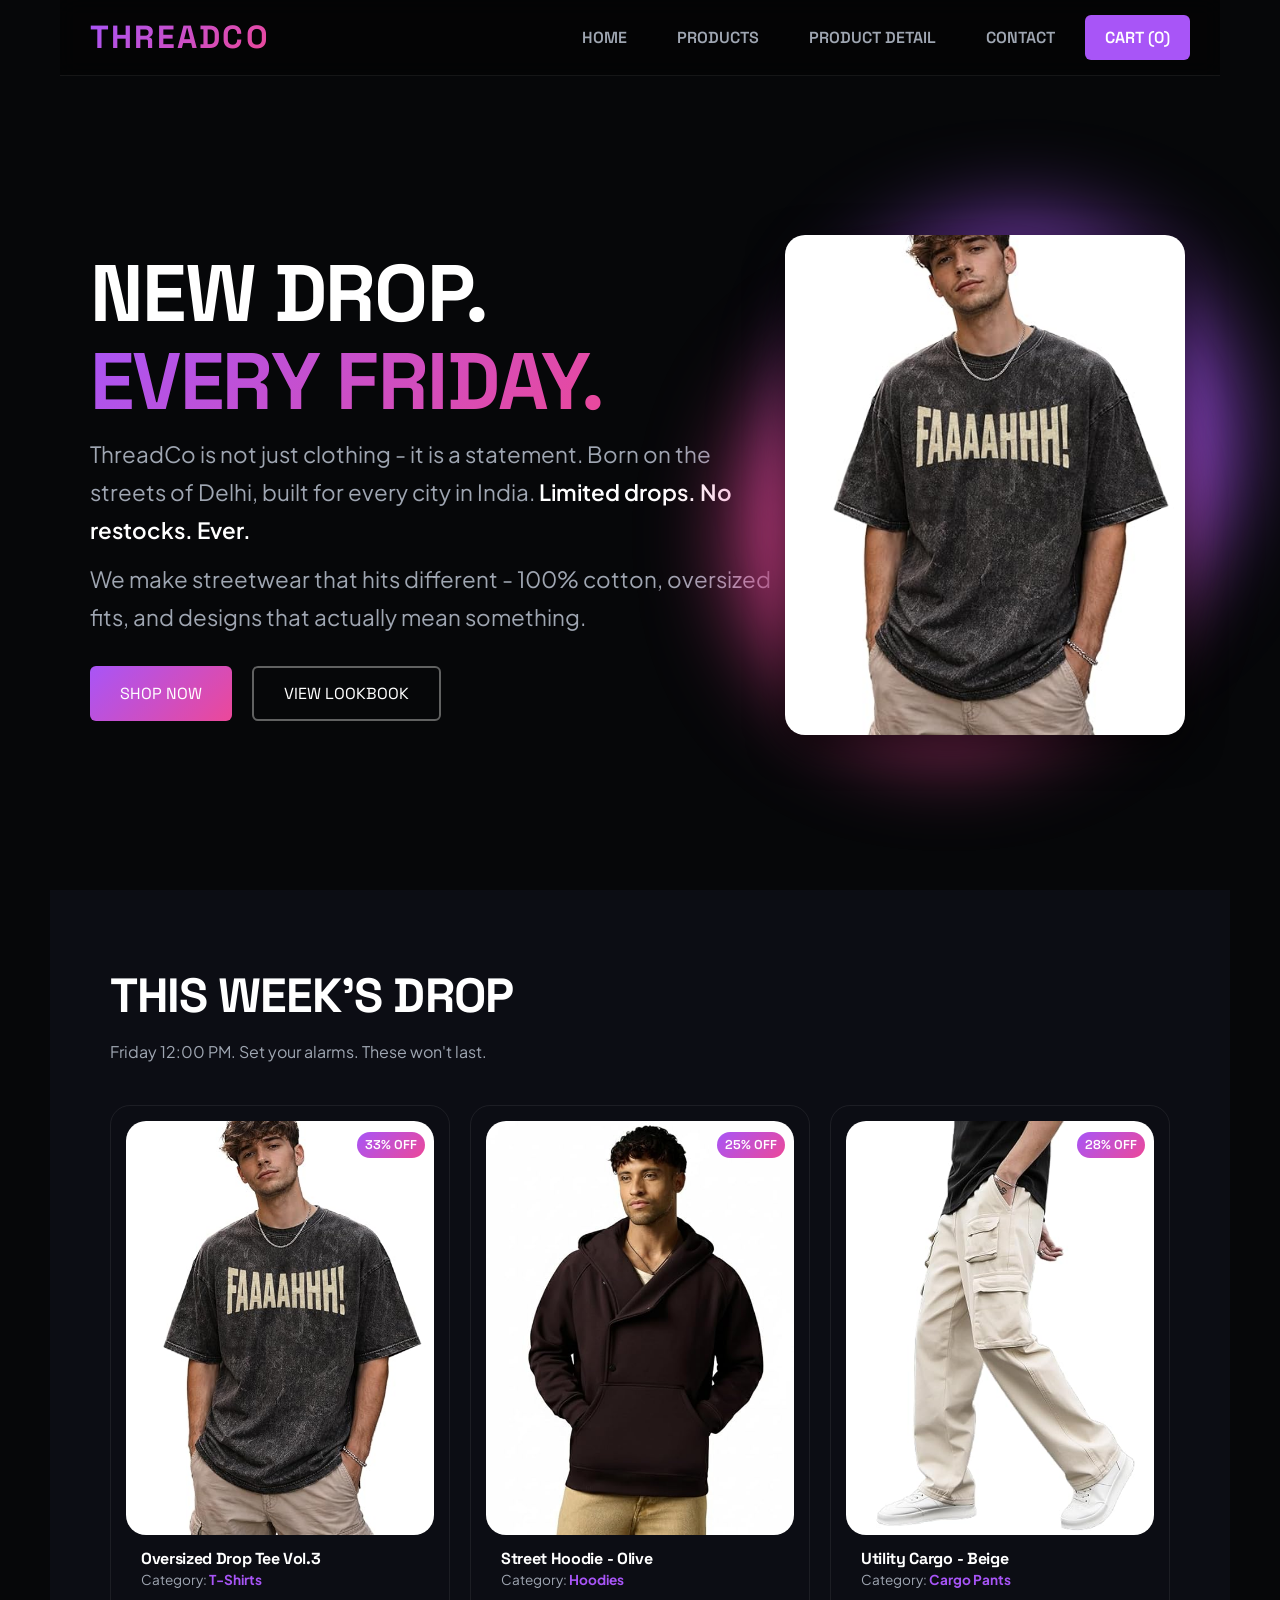
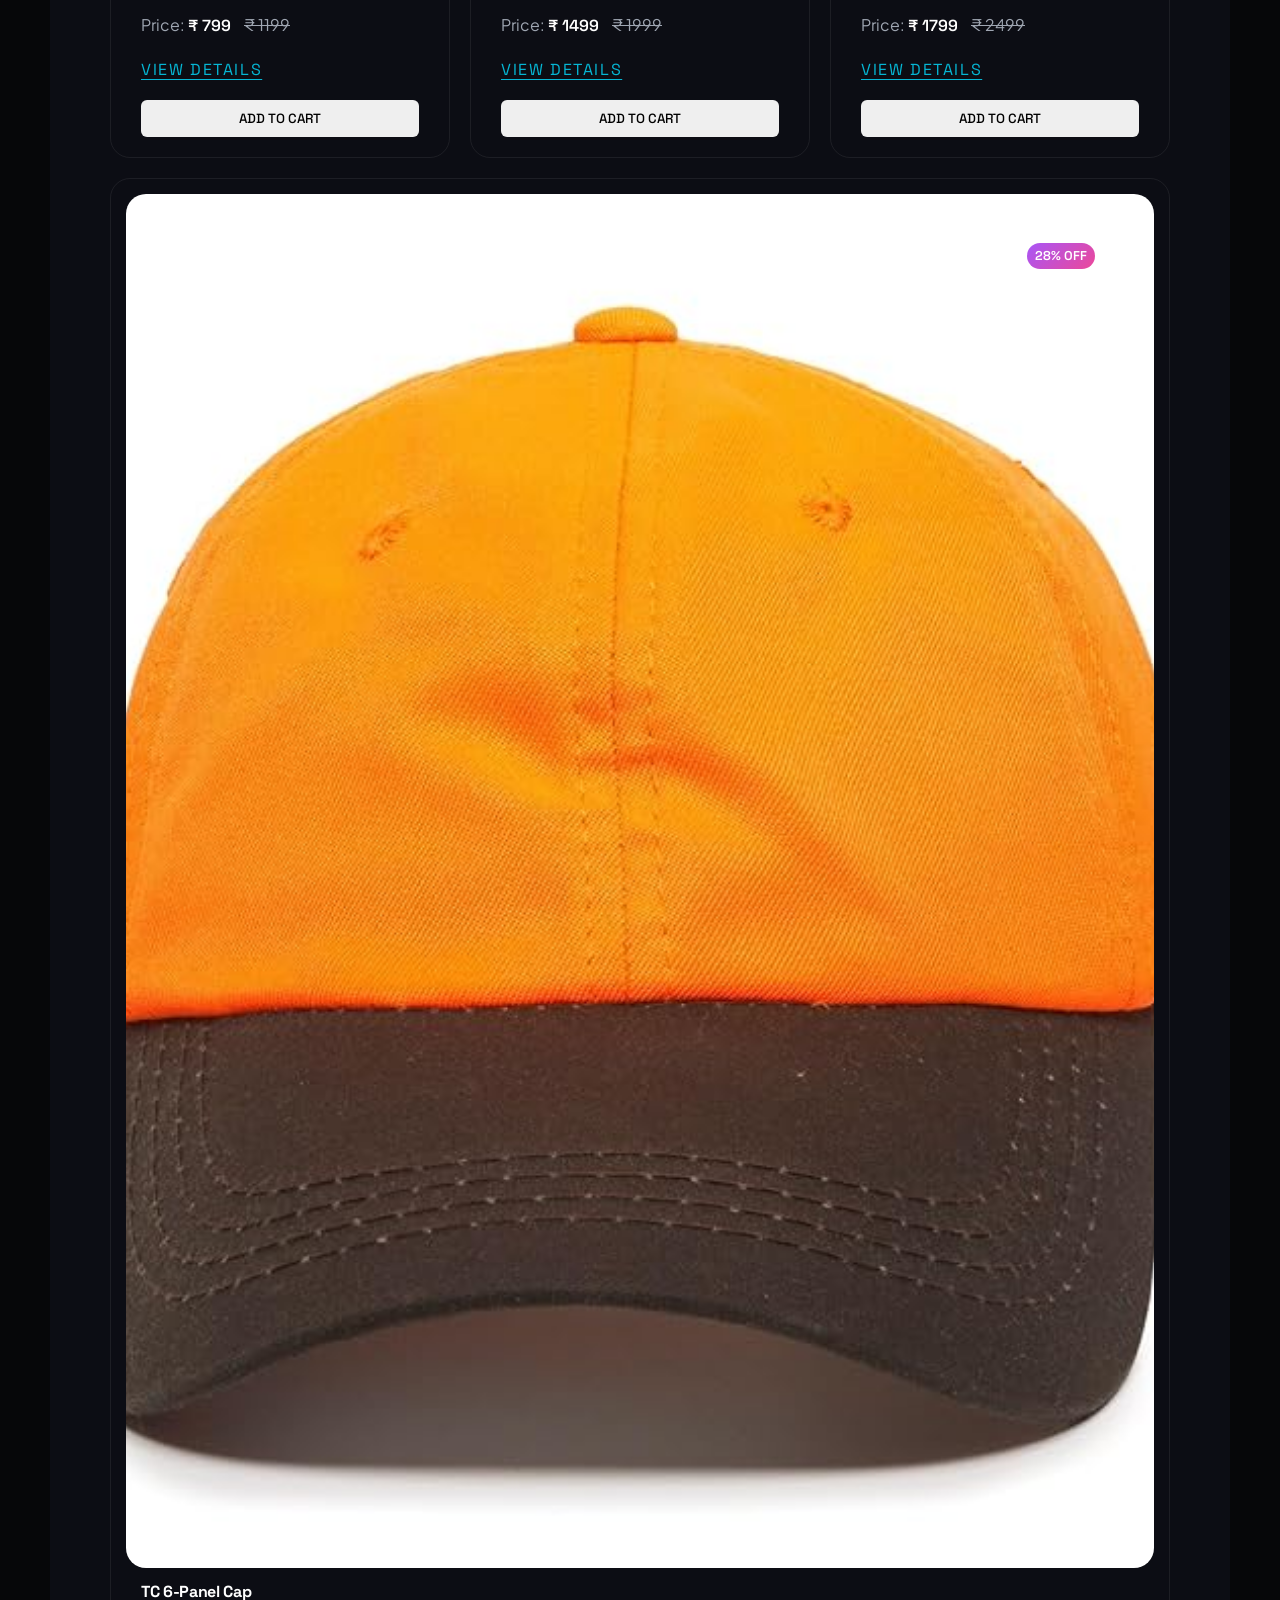
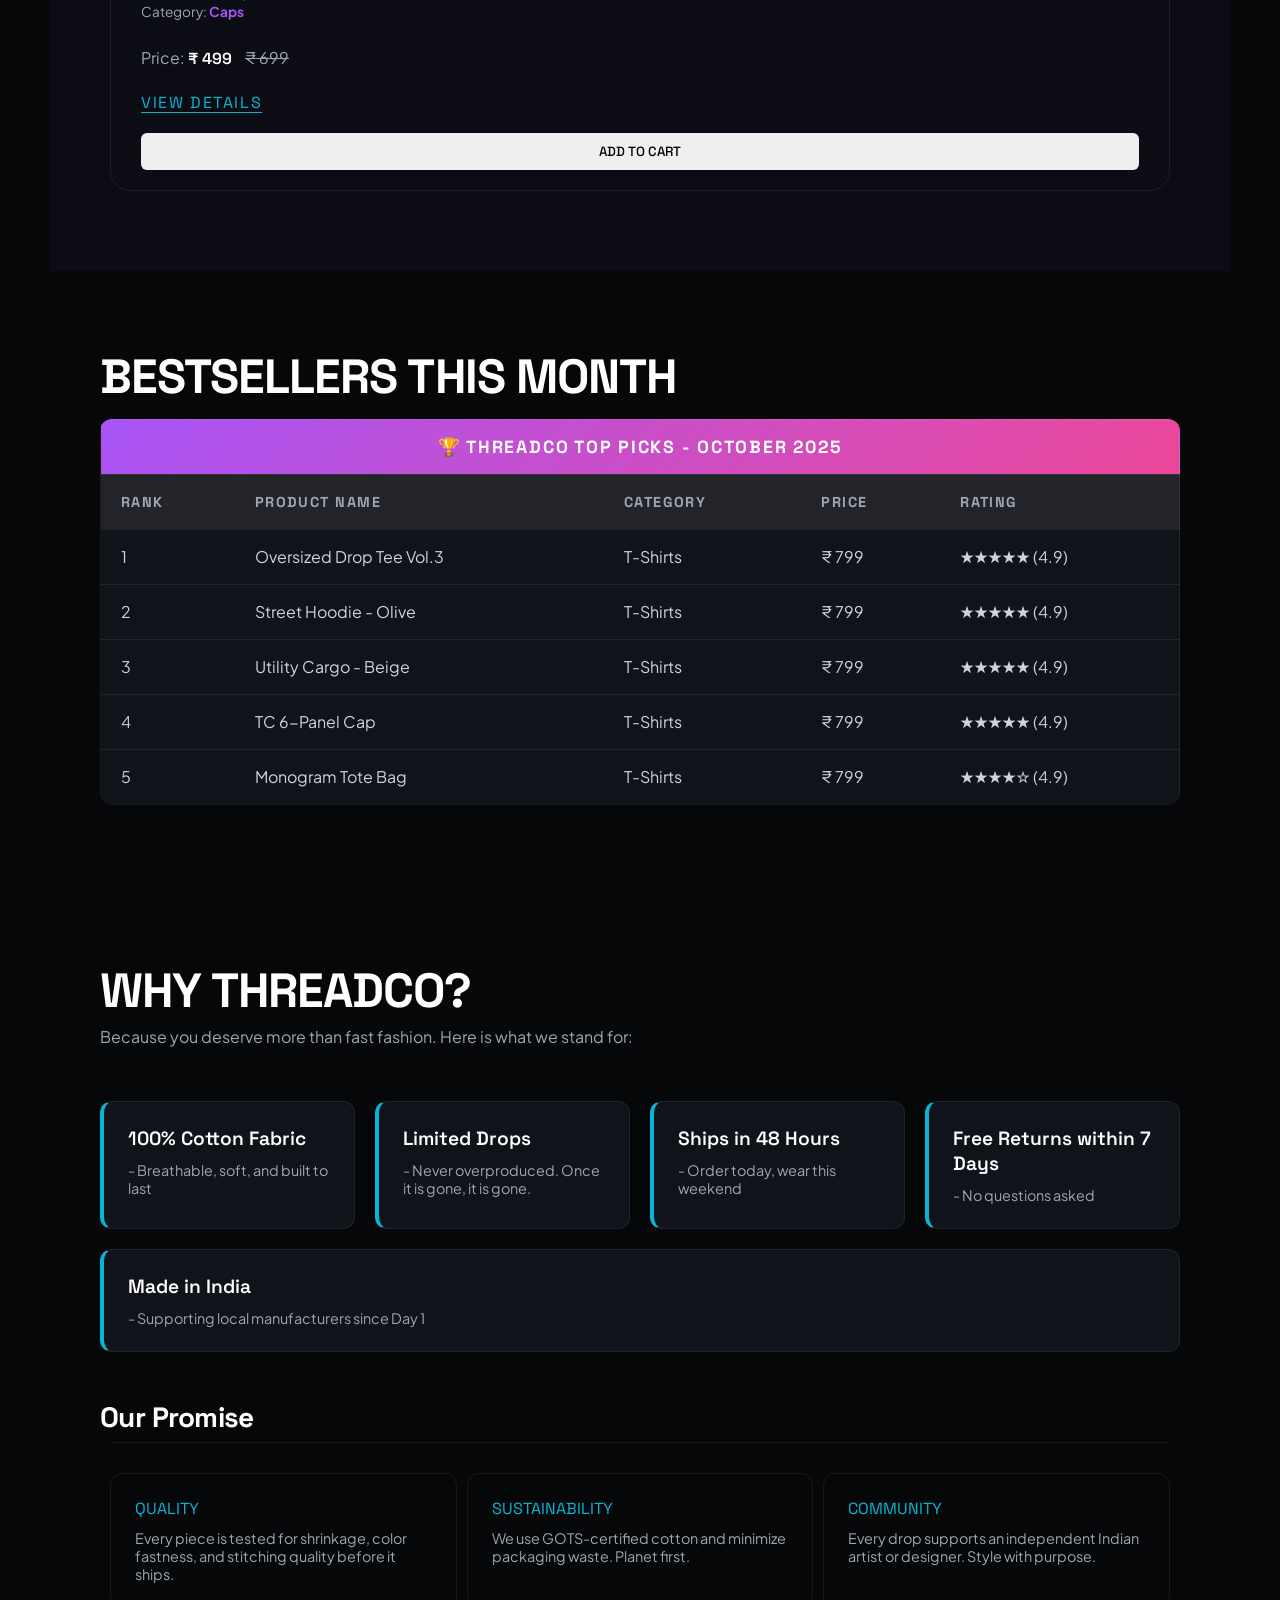
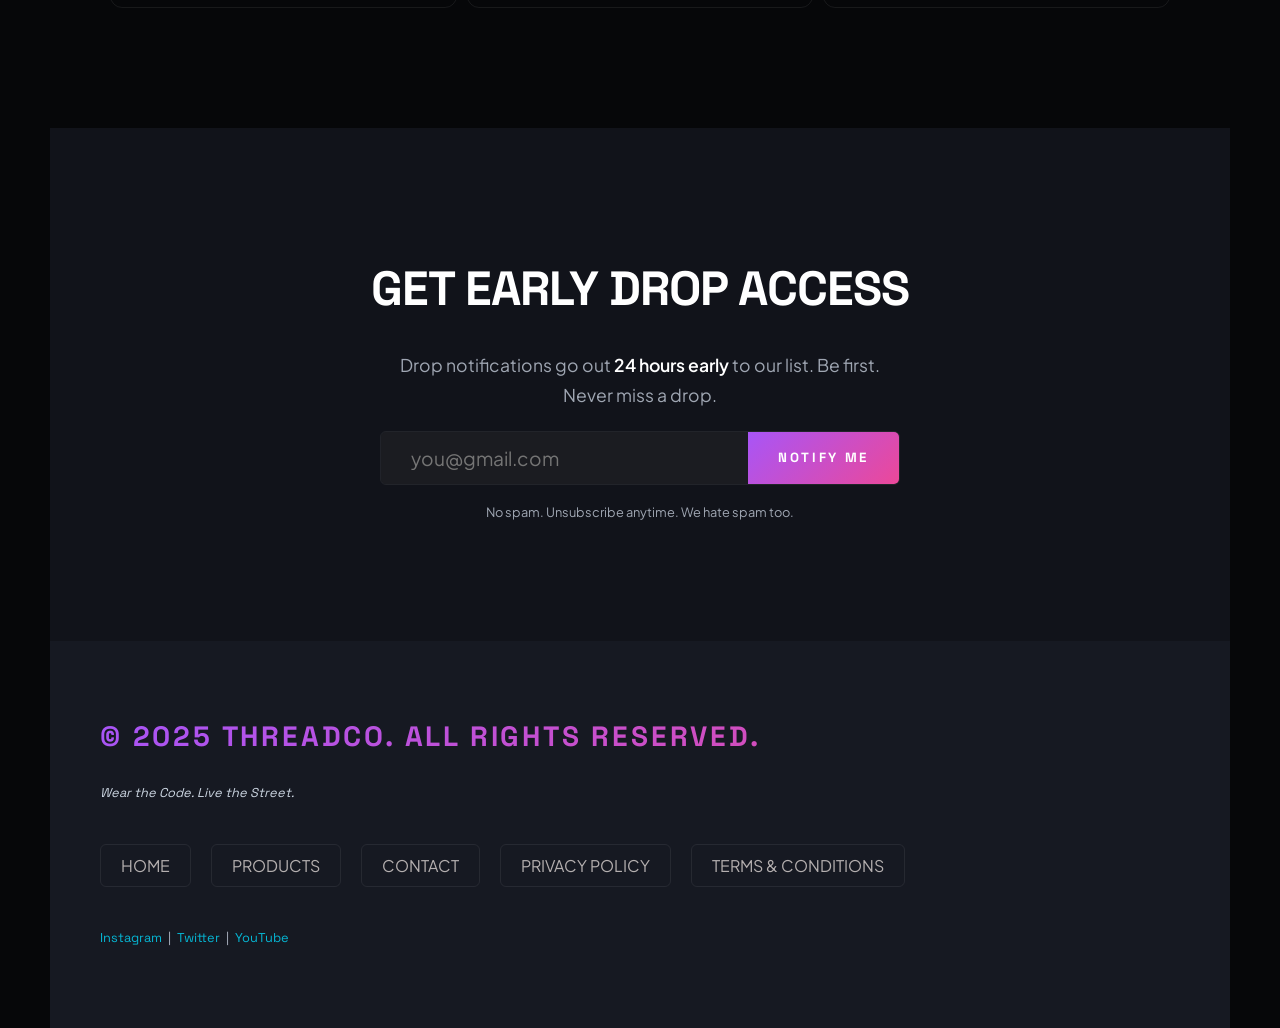
<file: index.html>
<!DOCTYPE html>
<html lang="en">

<head>
    <meta charset="UTF-8">
    <meta name="viewport" content="width=device-width, initial-scale=1.0">
    <title>ThreadCo - Wear the Code. Live the Street.</title>
    <link rel="stylesheet" href="style.css">
</head>

<body>

    <header>
        <h1>ThreadCo</h1>
        <nav>
            <ul>
                <li><a href="index.html">Home</a></li>
                <li><a href="products.html">Products</a></li>
                <li><a href="product.html">Product Detail</a></li>
                <li><a href="contact.html">Contact</a></li>
                <li><a href="#">Cart (0)</a></li>
            </ul>
        </nav>
    </header>

    <main>
        <section id="hero">
            <div class="left-hero">
                <h2>New Drop. <br> <span id="gradient-text">Every Friday.</span></h2>
                <p>ThreadCo is not just clothing - it is a statement. Born on the streets of Delhi, built for every city
                    in
                    India. <strong>Limited drops. No restocks. Ever.</strong></p>
                <p>We make streetwear that hits different - 100% cotton, oversized fits, and designs that actually mean
                    something.</p>
                <div id="cta">
                    <a href="products.html" class="btn1">Shop Now</a>
                    <a href="products.html" class="btn2">View Lookbook</a>
                </div>
            </div>
            <div class="right-hero">
                <div class="glow orb1"></div>
                <div class="glow orb2"></div>
                <img src="images/product 1.jpg" alt="">
            </div>
        </section>


        <section id="week-drop">
            <h2>This Week's Drop</h2>
            <p>Friday 12:00 PM. Set your alarms. These won't last.</p>

            <div class="cards">
                <article>
                    <figure>
                        <img src="images/product 1.jpg" alt="ThreadCo Oversized Drop Tee Vol.3 in Black">
                        <figcaption>Oversized Drop Tee Vol.3</figcaption>
                    </figure>

                    <h3>Oversized Drop Tee Vol.3</h3>
                    <p>Category: <span>T-Shirts</span></p>
                    <p>Price: <strong>&#8377; 799</strong> <s>&#8377; 1199</s> </p>
                    <p><mark>33% OFF</mark></p>

                    <a href="product.html">View Details</a>
                    <button type="button">Add to Cart</button>

                </article>

                <article>
                    <figure>
                        <img src="images/product 2.jpg" alt="ThreadCo Street Hoodie in Olive Green">
                        <figcaption>Street Hoodie - Olive</figcaption>
                    </figure>

                    <h3>Street Hoodie - Olive</h3>
                    <p>Category: <span>Hoodies</span></p>
                    <p>Price: <strong>&#8377; 1499</strong> <s>&#8377; 1999</s></p>
                    <p><mark>25% OFF</mark></p>
                    <a href="product.html">View Details</a>
                    <button type="button">Add to Cart</button>
                </article>

                <article>
                    <figure>
                        <img src="images/product 3.jpg" alt="ThreadCo Cargo Pants in Beige">
                        <figcaption>Utility Cargo - Beige</figcaption>
                    </figure>
                    <h3>Utility Cargo - Beige</h3>
                    <p>Category: <span>Cargo Pants</span></p>
                    <p>Price: <strong>&#8377; 1799</strong> <s>&#8377; 2499</s></p>
                    <p><mark>28% OFF</mark></p>
                    <a href="product.html">View Details</a>
                    <button type="button">Add to Cart</button>

                </article>

                <article>
                    <figure>
                        <img src="images/product 4.jpg" alt="ThreadCo 6-Panel Cap in Black">
                        <figcaption>TC 6-Panel Cap</figcaption>
                    </figure>
                    <h3>TC 6-Panel Cap</h3>
                    <p>Category: <span>Caps</span></p>
                    <p>Price: <strong>&#8377; 499</strong> <s>&#8377; 699</s></p>
                    <p><mark>28% OFF</mark></p>
                    <a href="product.html">View Details</a>
                    <button type="button">Add to Cart</button>
                </article>
            </div>

        </section>

        <section class="best-sellers" id="best-sellers-month">
            <h2>Bestsellers This Month</h2>
            <table>
                <tr>
                    <th colspan="5">&#127942; ThreadCo Top Picks - October 2025</th>
                </tr>
                <tr>
                    <th>Rank</th>
                    <th>Product Name</th>
                    <th>Category</th>
                    <th>Price</th>
                    <th>Rating</th>
                </tr>
                <tr>
                    <td>1</td>
                    <td>Oversized Drop Tee Vol.3</td>
                    <td>T-Shirts</td>
                    <td>&#8377; 799</td>
                    <td>&#9733;&#9733;&#9733;&#9733;&#9733; (4.9)</td>
                </tr>
                <tr>
                    <td>2</td>
                    <td>Street Hoodie - Olive</td>
                    <td>T-Shirts</td>
                    <td>&#8377; 799</td>
                    <td>&#9733;&#9733;&#9733;&#9733;&#9733; (4.9)</td>
                </tr>
                <tr>
                    <td>3</td>
                    <td>Utility Cargo - Beige</td>
                    <td>T-Shirts</td>
                    <td>&#8377; 799</td>
                    <td>&#9733;&#9733;&#9733;&#9733;&#9733; (4.9)</td>
                </tr>
                <tr nishant="hii">
                    <td>4</td>
                    <td>TC 6-Panel Cap</td>
                    <td>T-Shirts</td>
                    <td>&#8377; 799</td>
                    <td>&#9733;&#9733;&#9733;&#9733;&#9733; (4.9)</td>
                </tr>
                <tr>
                    <td>5</td>
                    <td>Monogram Tote Bag</td>
                    <td>T-Shirts</td>
                    <td>&#8377; 799</td>
                    <td>&#9733;&#9733;&#9733;&#9733;&#9734; (4.9)</td>
                </tr>
            </table>
        </section>


        <section id="why-threadco">

            <h2>Why ThreadCo?</h2>
            <p>Because you deserve more than fast fashion. Here is what we stand for:</p>
            <ul>
                <li><strong>100% Cotton Fabric </strong>- Breathable, soft, and built to last</li>
                <li><strong>Limited Drops </strong>- Never overproduced. Once it is gone, it is gone.</li>
                <li><strong>Ships in 48 Hours</strong> - Order today, wear this weekend</li>
                <li><strong>Free Returns within 7 Days </strong>- No questions asked</li>
                <li><strong>Made in India </strong>- Supporting local manufacturers since Day 1</li>
            </ul>

            <h3>Our Promise</h3>

            <dl>
                <section>
                    <dt>Quality</dt>
                    <dd>Every piece is tested for shrinkage, color fastness, and stitching quality before it ships.</dd>
                </section>
                <section>
                    <dt>Sustainability</dt>
                    <dd>We use GOTS-certified cotton and minimize packaging waste. Planet first.</dd>
                </section>
                <section>
                    <dt>Community</dt>
                    <dd>Every drop supports an independent Indian artist or designer. Style with purpose.</dd>
                </section>
            </dl>
        </section>


        <section id="get-early">
            <h2>Get Early Drop Access</h2>
            <p>Drop notifications go out <strong>24 hours early</strong> to our list. Be first. Never miss a drop.</p>
            <form action="">
                <!-- <label for="email">Your Email:</label> -->
                <input type="email" id="email" name="email" placeholder="you@gmail.com" required>
                <button type="submit">Notify Me</button>
            </form>
            <br>
            <small>No spam. Unsubscribe anytime. We hate spam too.</small>
        </section>
    </main>


    <footer id="footer">
        <h3>&copy; 2025 ThreadCo. All rights reserved.</h3>
        <p><em>Wear the Code. Live the Street.</em></p>
        <nav>
            <ul>
                <li><a href="index.html">Home</a></li>
                <li><a href="products.html">Products</a></li>
                <li><a href="contact.html">Contact</a></li>
                <li><a href="#">Privacy Policy</a></li>
                <li><a href="#">Terms &amp; Conditions</a></li>
            </ul>
        </nav>

        <p>
            <a href="https://instagram.com" target="_blank">Instagram</a>
            &nbsp;|&nbsp;
            <a href="https://twitter.com" target="_blank">Twitter</a>
            &nbsp;|&nbsp;
            <a href="https://youtube.com" target="_blank">YouTube</a>
        </p>
    </footer>

</body>

</html>
</file>
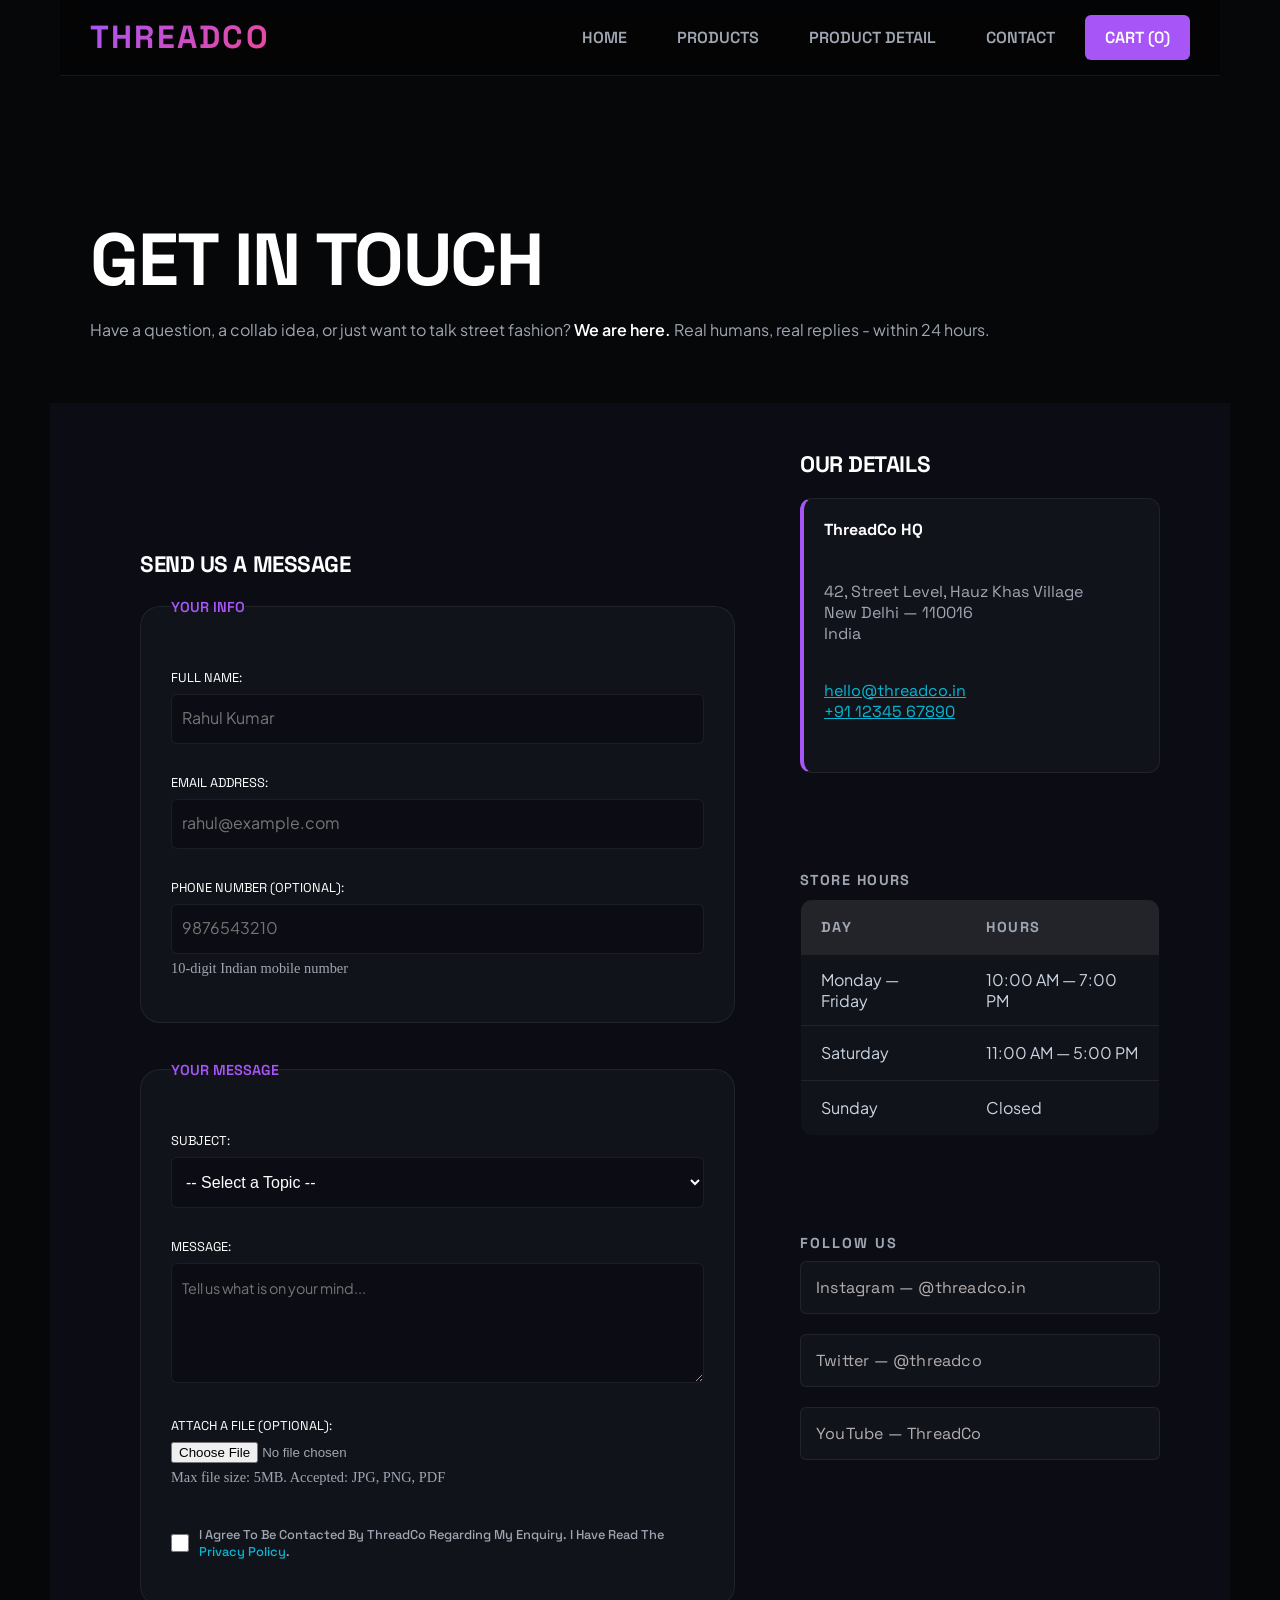
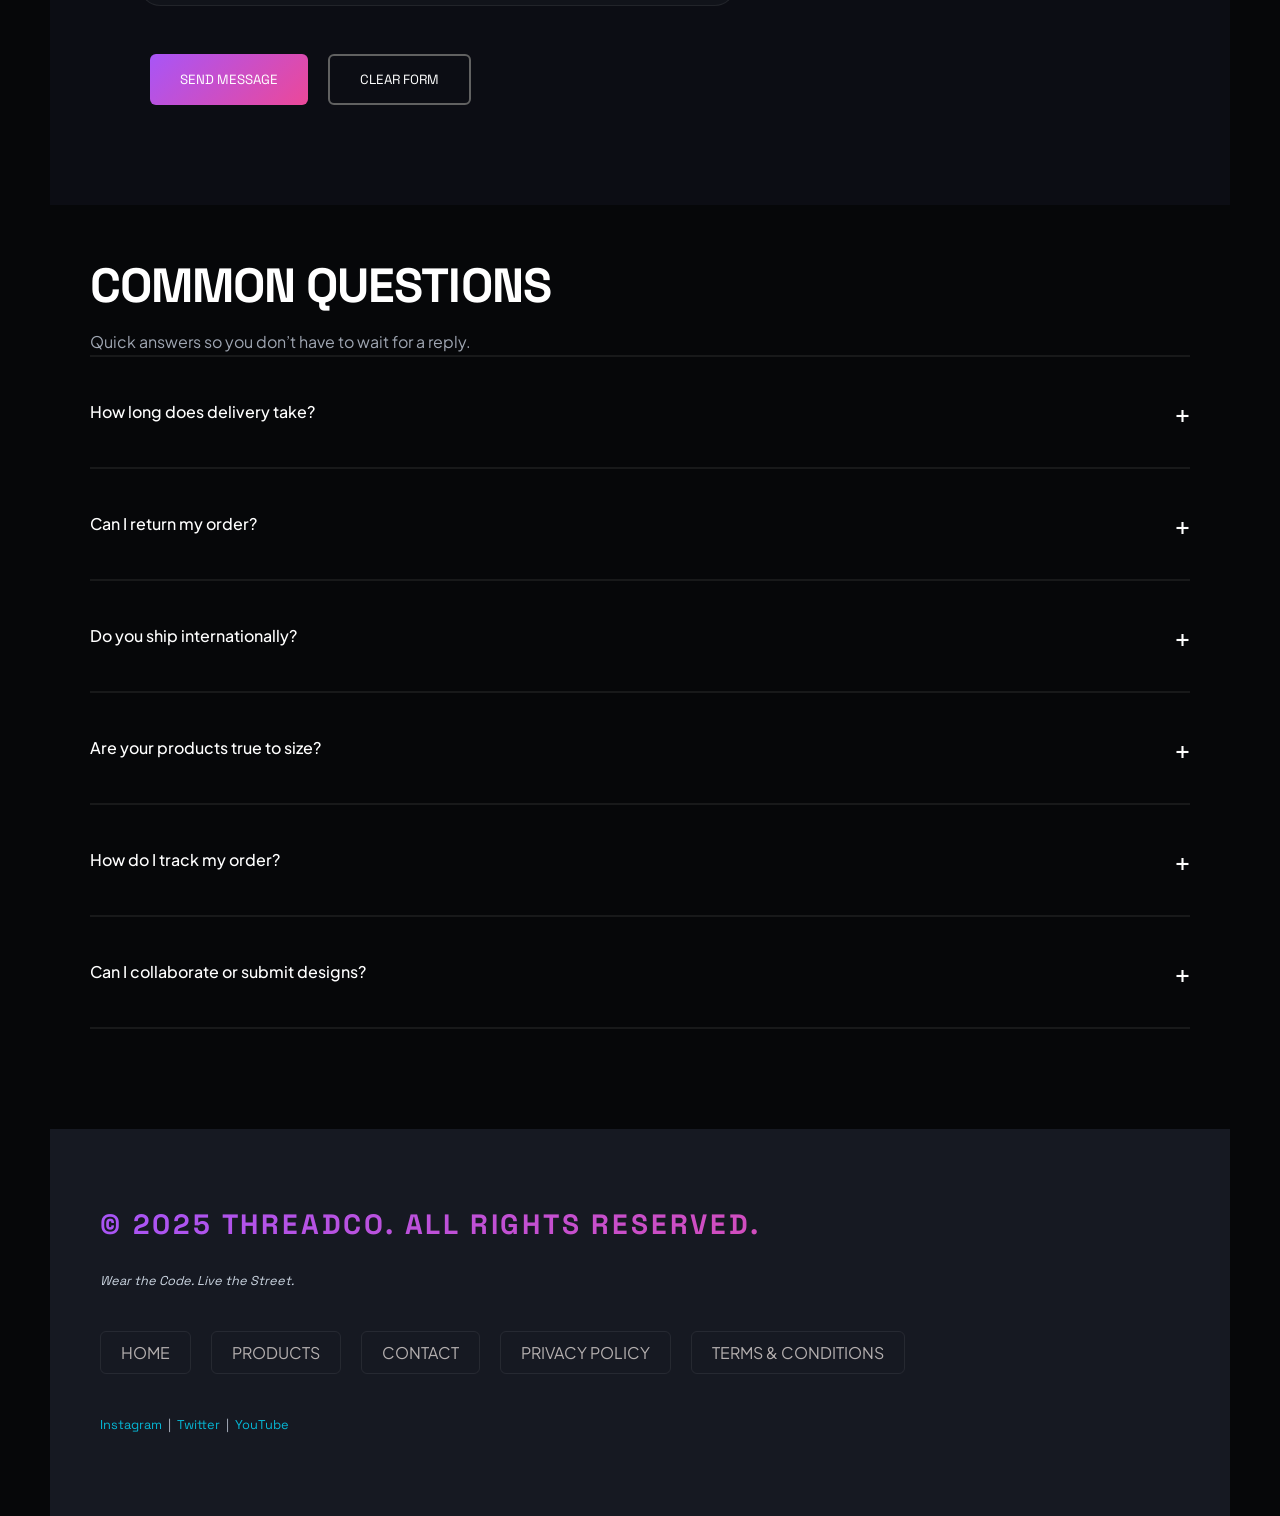
<file: contact.html>
<!DOCTYPE html>
<html lang="en">

<head>
    <meta charset="UTF-8">
    <meta name="viewport" content="width=device-width, initial-scale=1.0">
    <title>Contact - ThreadCo</title>
    <link rel="stylesheet" href="style.css">
</head>

<body>
    <header>
        <h1>ThreadCo</h1>
        <!-- <p><em>Wear the Code. Live the Street.</em></p> -->
        <nav>
            <ul>
                <li><a href="index.html">Home</a></li>
                <li><a href="products.html">Products</a></li>
                <li><a href="product.html">Product Detail</a></li>
                <li><a href="contact.html">Contact</a></li>
                <li><a href="#">Cart (0)</a></li>
            </ul>
        </nav>
    </header>

    <main>
        <section id="get-in-touch">
            <h2>Get In Touch</h2>
            <p>Have a question, a collab idea, or just want to talk street fashion? <strong>We are here.</strong> Real
                humans, real replies - within 24 hours.</p>
        </section>

        <div id="form-part">


            <section id="sendus">
                <h2>Send Us a Message</h2>

                <form action="">

                    <fieldset>
                        <legend>Your Info</legend>


                        <label for="fullname">Full Name:</label>
                        <input type="text" id="fullname" name="fullname" placeholder="Rahul Kumar" required
                            minlength="2" maxlength="60">


                        <label for="email">Email Address:</label>
                        <input type="email" id="email" name="email" placeholder="rahul@example.com" required>


                        <label for="phone">Phone Number (optional):</label>
                        <input type="tel" id="phone" name="phone" placeholder="9876543210">

                        <small>10-digit Indian mobile number</small>
                    </fieldset>

                    <br>

                    <fieldset id="yourmess">
                        <legend>Your Message</legend>

                        <label for="subject">Subject:</label>
                        <select id="subject" name="subject" required>
                            <option value="">-- Select a Topic --</option>
                            <option value="order-issue">Order Issue</option>
                            <option value="return-refund">Return / Refund</option>
                            <option value="collaboration">Collaboration / Partnership</option>
                            <option value="wholesale">Wholesale Enquiry</option>
                            <option value="general">General Query</option>
                        </select>


                        <label for="message">Message:</label>

                        <textarea id="message" name="message" rows="6" cols="50"
                            placeholder="Tell us what is on your mind..." required minlength="20"></textarea>


                        <label for="attachment">Attach a File (optional):</label>
                        <input type="file" id="attachment" name="attachment">

                        <small>Max file size: 5MB. Accepted: JPG, PNG, PDF</small>

                        <div id="agree">
                            <input type="checkbox" id="consent" name="consent" required>
                            <label for="consent" id="checkbox">
                                I agree to be contacted by ThreadCo regarding my enquiry.
                                I have read the <a href="#">Privacy Policy</a>.
                            </label>
                        </div>
                    </fieldset>

                    <br>
                    <div id="contact-cta">
                        <button type="submit">Send Message</button>
                        <button type="reset">Clear Form</button>
                    </div>

                </form>
            </section>


            <section id="details">
                <h2>Our Details</h2>

                <address>
                    <strong>ThreadCo HQ</strong>
                    <div><br>
                        42, Street Level, Hauz Khas Village <br>
                        New Delhi — 110016 <br>
                        India
                    </div>
                    <br><br>
                    <a href="mailto:hello@threadco.in">hello@threadco.in</a>
                    <br>
                    <a href="tel:+911234567890">+91 12345 67890</a>
                </address>
                <div id="store-hours">
                    <h3>Store Hours</h3>


                    <table>
                        <tr>
                            <th>Day</th>
                            <th>Hours</th>
                        </tr>
                        <tr>
                            <td>Monday — Friday</td>
                            <td>10:00 AM — 7:00 PM</td>
                        </tr>
                        <tr>
                            <td>Saturday</td>
                            <td>11:00 AM — 5:00 PM</td>
                        </tr>
                        <tr>
                            <td>Sunday</td>
                            <td>Closed</td>
                        </tr>
                    </table>
                </div>
                <div id="follow-us">
                    <h3>Follow Us</h3>
                    <ul>
                        <li><a href="https://instagram.com" target="_blank">Instagram &mdash; @threadco.in</a></li>
                        <li><a href="https://twitter.com" target="_blank">Twitter &mdash; @threadco</a></li>
                        <li><a href="https://youtube.com" target="_blank">YouTube &mdash; ThreadCo</a></li>
                    </ul>
                </div>

            </section>
        </div>


        <section id="common">

            <h2>Common Questions</h2>
            <p>Quick answers so you don&rsquo;t have to wait for a reply.</p>
            <details>
                <summary>How long does delivery take?</summary>
                <p>
                    We ship within <strong>48 hours</strong> of order confirmation.
                    Standard delivery takes <strong>3&mdash;5 business days</strong> across India.
                    Express delivery (1&mdash;2 days) is available at checkout for select pin codes.
                </p>
            </details>

            <details>
                <summary>Can I return my order?</summary>
                <p>
                    Yes! We offer <strong>free returns within 7 days</strong> of delivery.
                    The item must be unworn, unwashed, and in its original packaging with all tags attached.
                    Initiate your return from the Orders section of your account.
                </p>
            </details>

            <details>
                <summary>Do you ship internationally?</summary>
                <p>
                    Not yet &mdash; but we&rsquo;re working on it.
                    International shipping is planned for early 2026.
                    Sign up for our newsletter to get notified first.
                </p>
            </details>

            <details>
                <summary>Are your products true to size?</summary>
                <p>
                    ThreadCo tees and hoodies are <strong>oversized by design</strong>.
                    If you prefer a more fitted look, we recommend sizing down.
                    Check the <a href="product.html#size-chart">Size Guide</a> on any product page for exact
                    measurements.
                </p>
            </details>

            <details>
                <summary>How do I track my order?</summary>
                <p>
                    Once your order ships, you will receive a tracking link via SMS and email.
                    You can also track your order by entering your order ID on our
                    <a href="#">Order Tracking page</a>.
                </p>
            </details>

            <details>
                <summary>Can I collaborate or submit designs?</summary>
                <p>
                    Absolutely. ThreadCo works with independent Indian artists on every drop.
                    If you have a design concept or want to collab, reach out via the form above
                    and select <strong>&ldquo;Collaboration / Partnership&rdquo;</strong> as the subject.
                    We read every single message.
                </p>
            </details>

        </section>
    </main>

    <footer id="footer">
        <h3>&copy; 2025 ThreadCo. All rights reserved.</h3>
        <p><em>Wear the Code. Live the Street.</em></p>
        <nav>
            <ul>
                <li><a href="index.html">Home</a></li>
                <li><a href="products.html">Products</a></li>
                <li><a href="contact.html">Contact</a></li>
                <li><a href="#">Privacy Policy</a></li>
                <li><a href="#">Terms &amp; Conditions</a></li>
            </ul>
        </nav>

        <p>
            <a href="https://instagram.com" target="_blank">Instagram</a>
            &nbsp;|&nbsp;
            <a href="https://twitter.com" target="_blank">Twitter</a>
            &nbsp;|&nbsp;
            <a href="https://youtube.com" target="_blank">YouTube</a>
        </p>
    </footer>

</body>

</html>
</file>
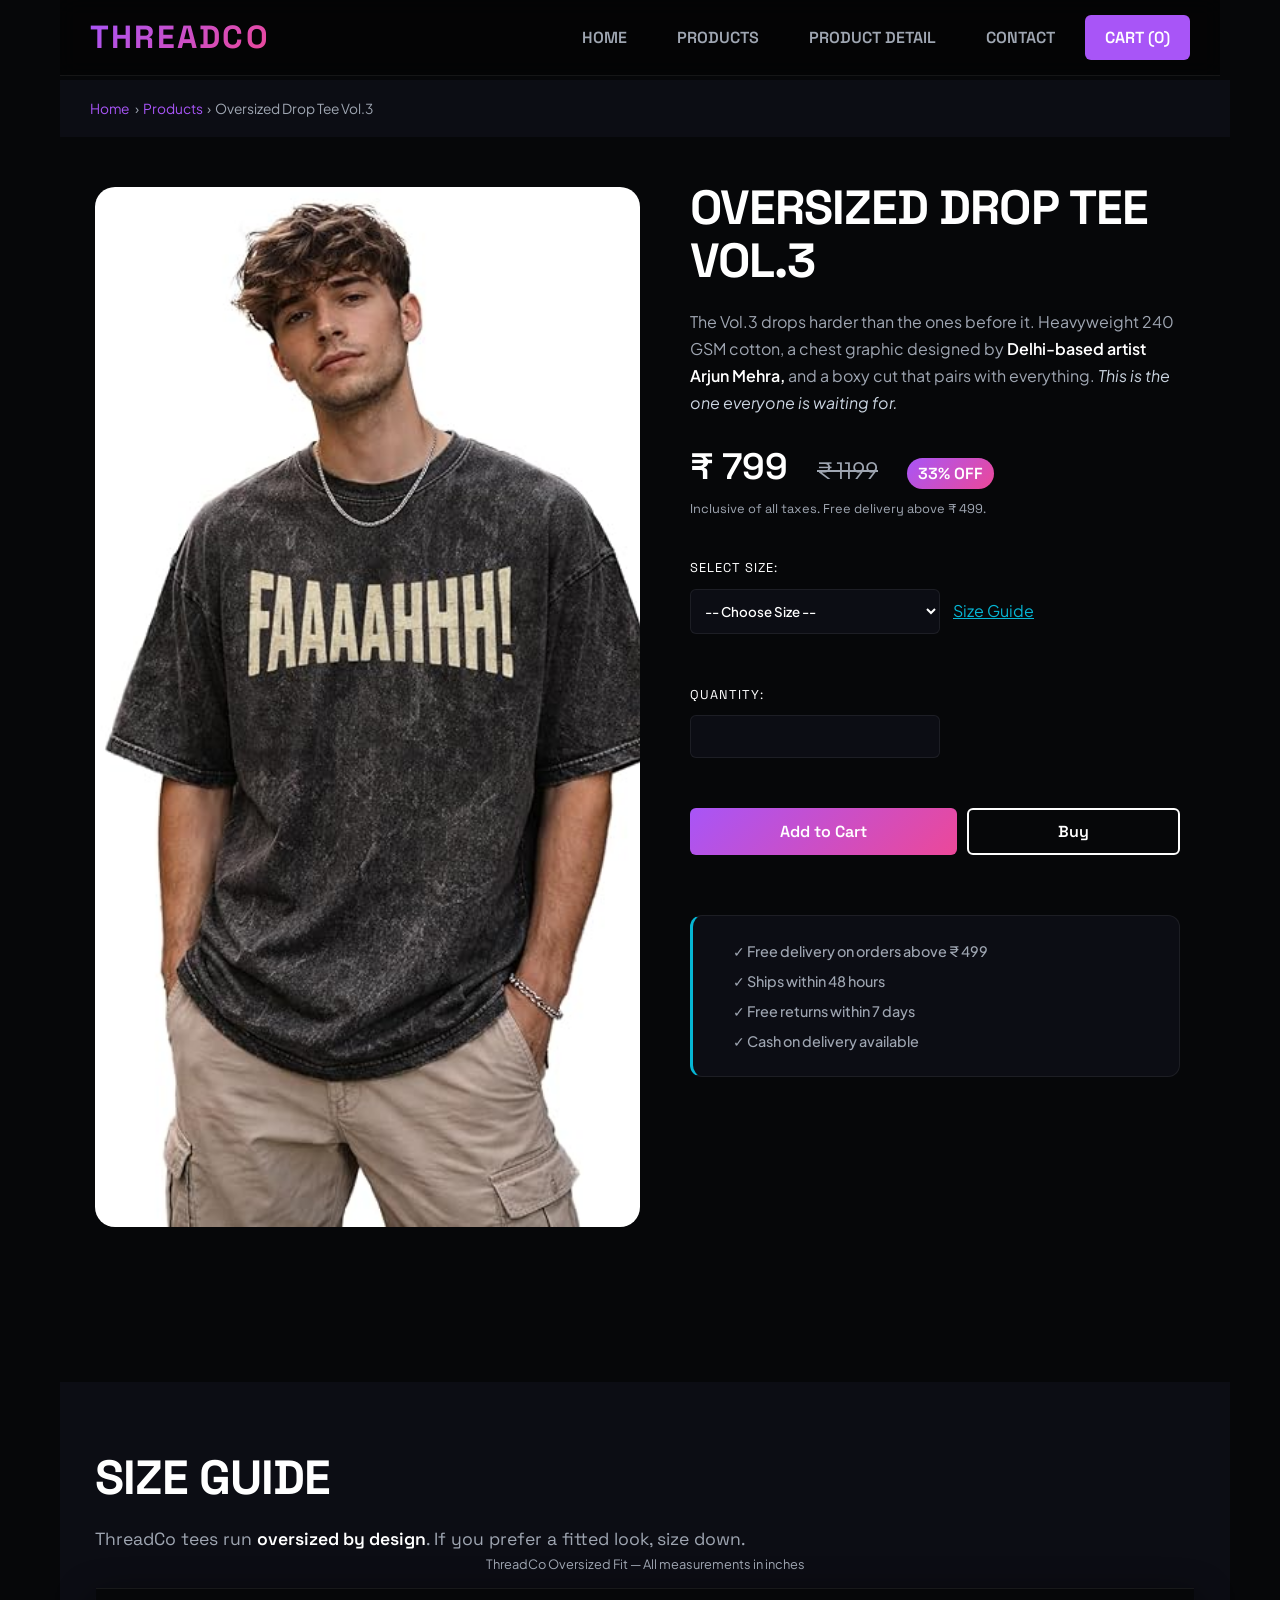
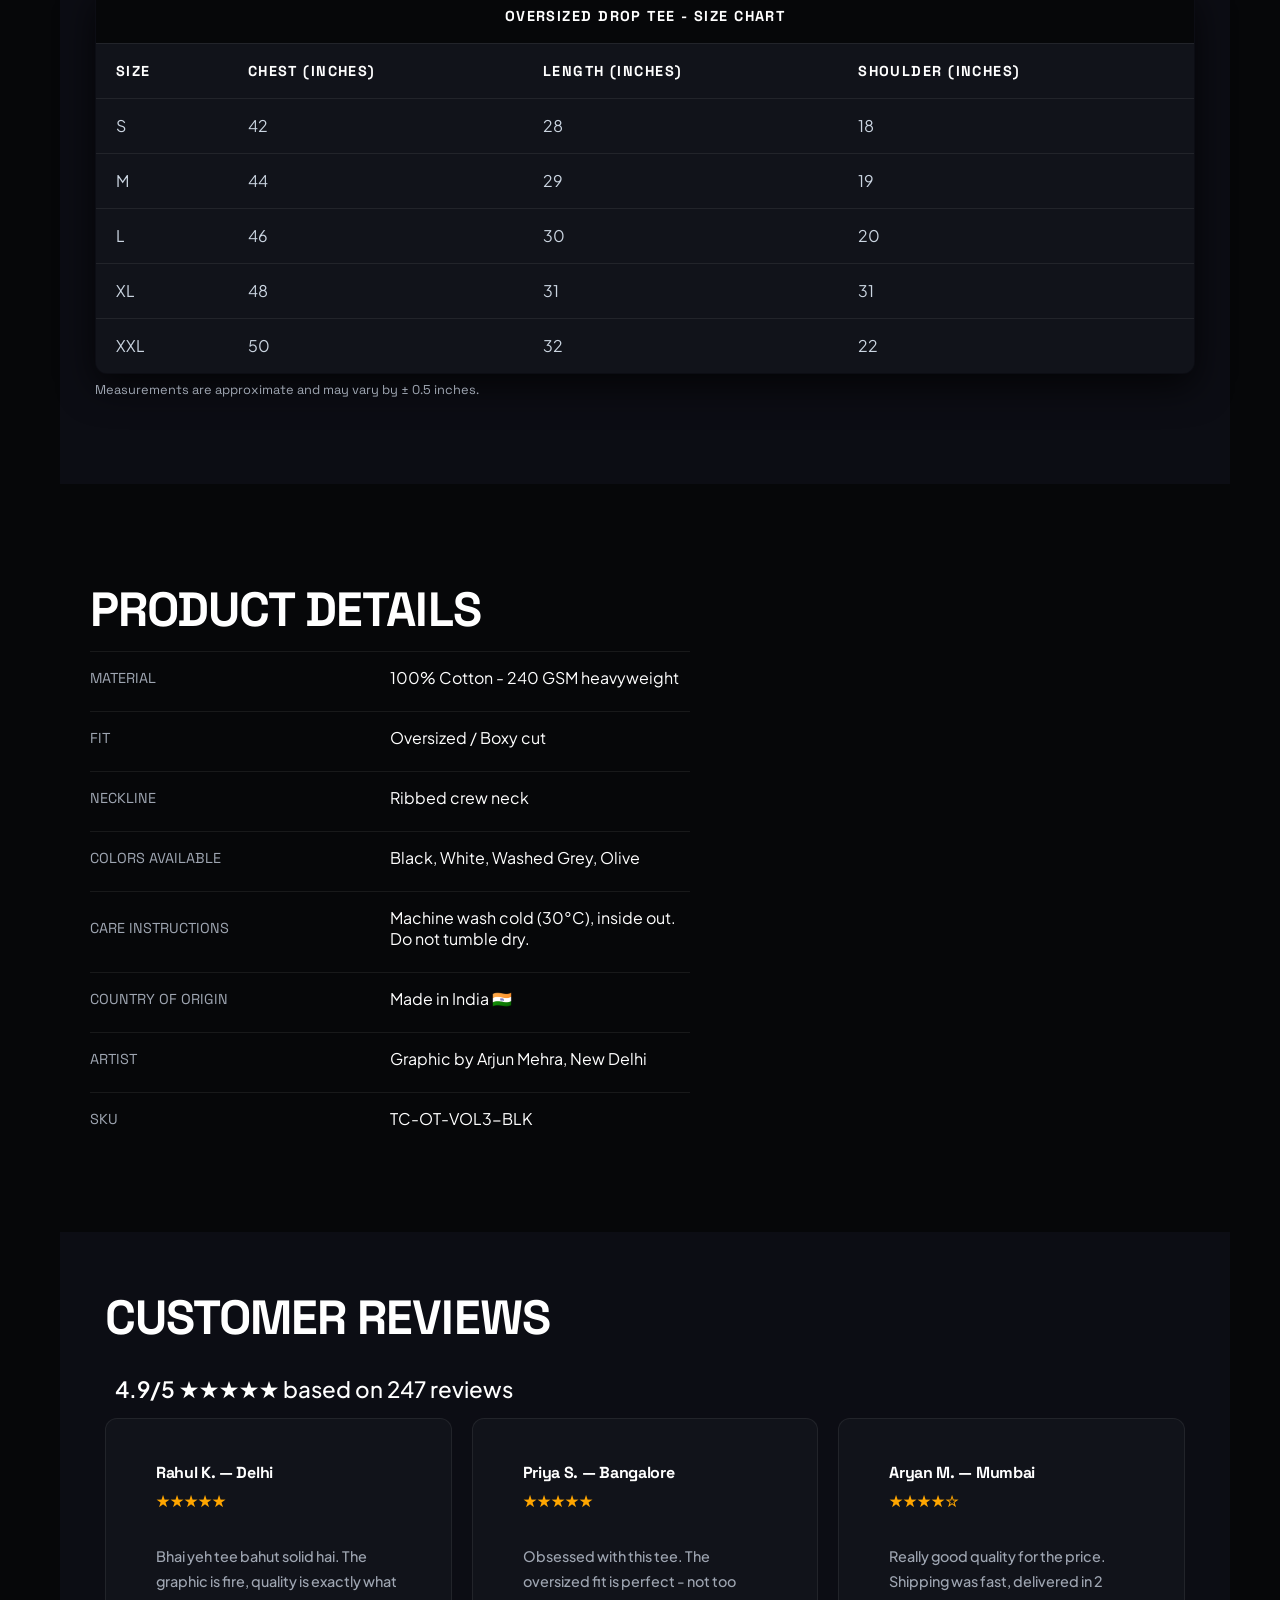
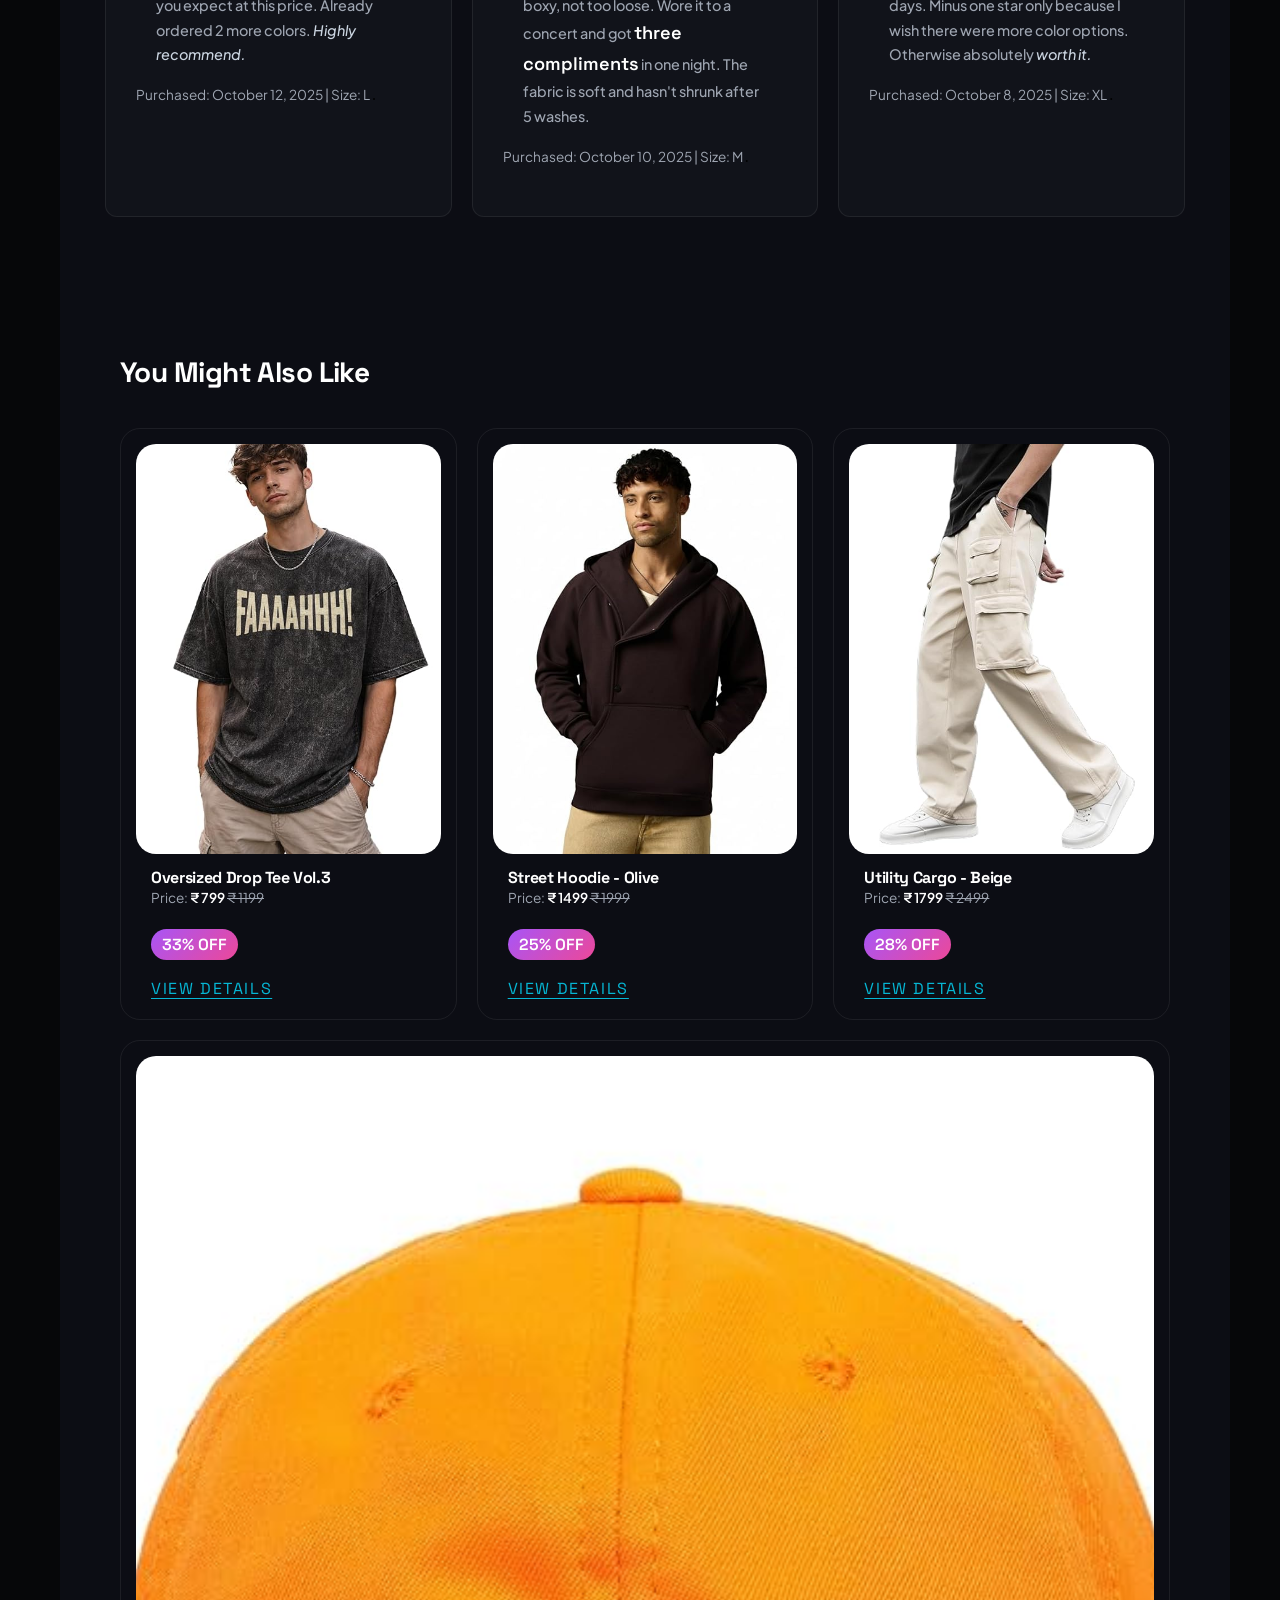
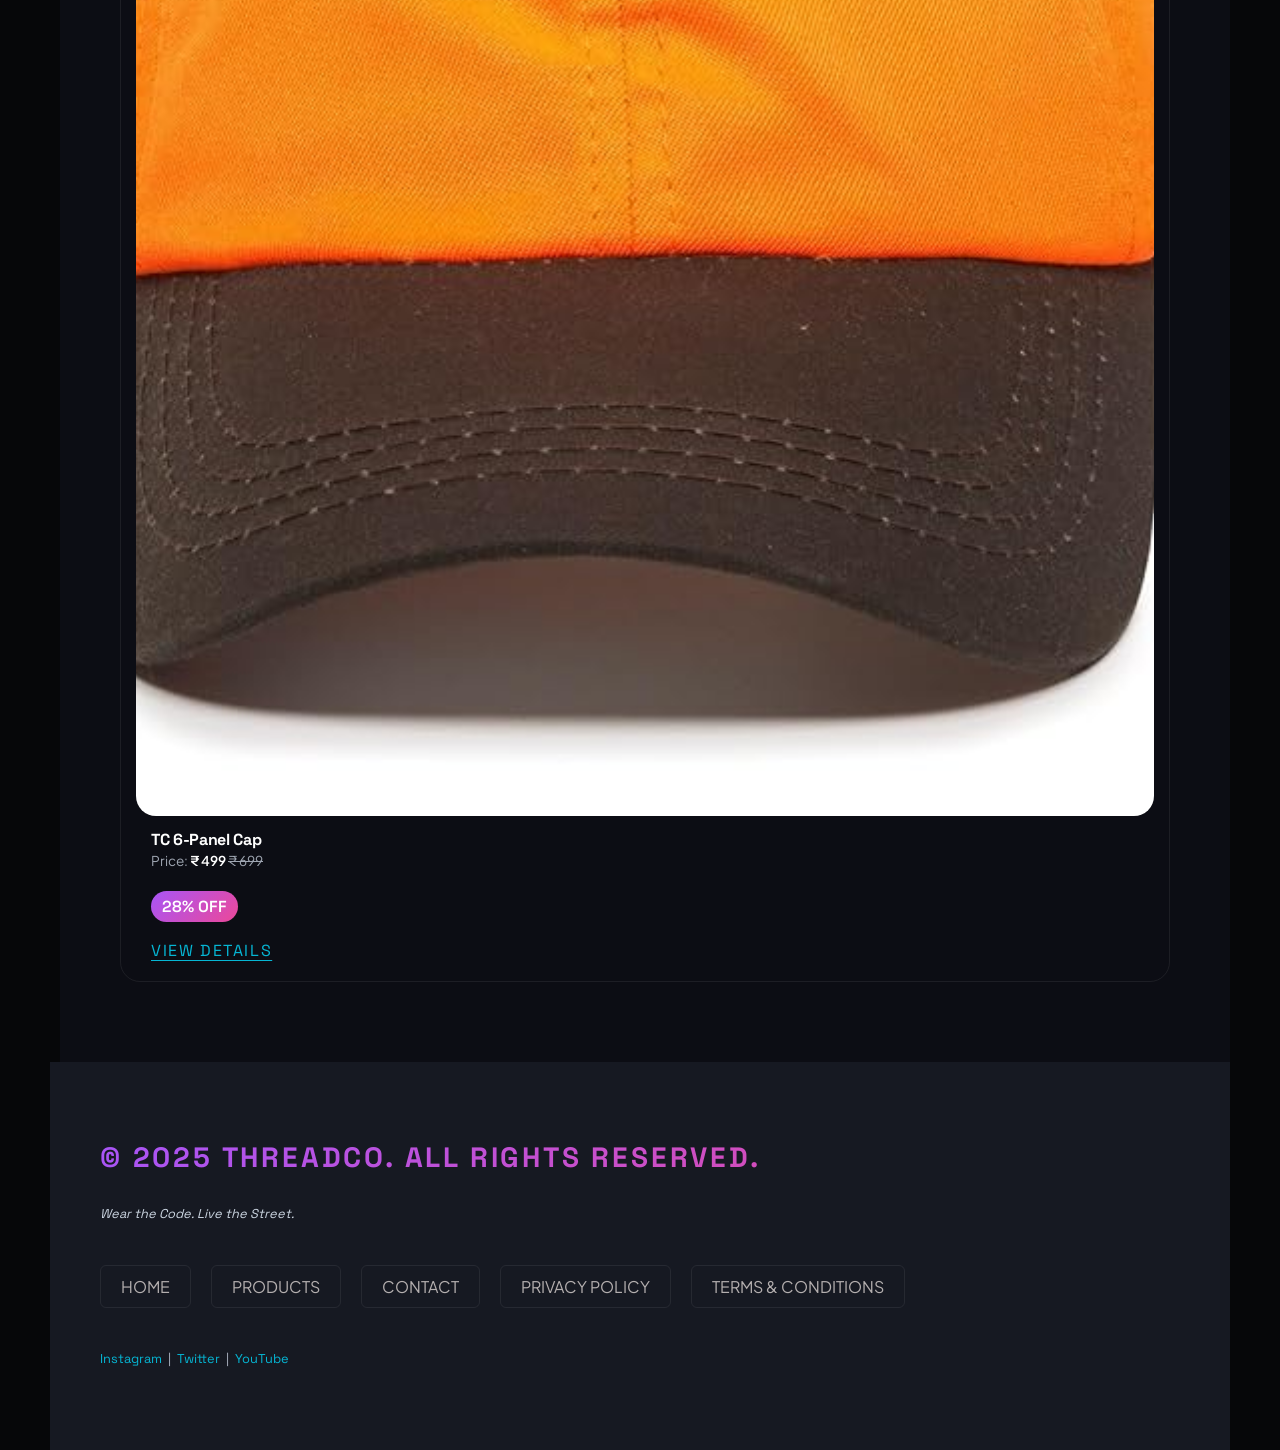
<file: product.html>
<!DOCTYPE html>
<html lang="en">

<head>
    <meta charset="UTF-8">
    <meta name="viewport" content="width=device-width, initial-scale=1.0">
    <title>Document</title>
    <link rel="stylesheet" href="style.css">


</head>

<body>
    <header>
        <h1>ThreadCo</h1>
        <nav>
            <ul>
                <li><a href="index.html">Home</a></li>
                <li><a href="products.html">Products</a></li>
                <li><a href="product.html">Product Detail</a></li>
                <li><a href="contact.html">Contact</a></li>
                <li><a href="#">Cart (0)</a></li>
            </ul>
        </nav>
    </header>
    <main id="product-main">
        <nav>
            <a href="Index.html">Home</a><span> &nbsp; &rsaquo;</span>

            <a href="products.html">&nbsp;Products</a><span> &nbsp;&rsaquo;</span>

            &nbsp;Oversized Drop Tee Vol.3
        </nav>

        <section>

            <figure>
                <img src="images/product 11.jpg" alt="">
                <figcaption>ThreadCo Oversized Drop Tee Vol.3 - front view, black colorway
                    Oversized Drop Tee Vol.3 - Black Colorway</figcaption>
            </figure>
            <div>
                <h2>Oversized Drop Tee Vol.3
                </h2>
                <p>The Vol.3 drops harder than the ones before it. Heavyweight 240 GSM cotton, a chest graphic designed
                    by
                    <strong>Delhi-based artist Arjun Mehra,</strong> and a boxy cut that pairs with everything. <em>This
                        is
                        the one everyone is waiting for.</em>
                </p>
                <p>
                    <strong>&#x20B9; 799</strong> &nbsp;
                    <s>&#x20B9; 1199</s> &nbsp;
                    <mark>33% OFF</mark>
                </p>
                <small>Inclusive of all taxes. Free delivery above ₹ 499.

                </small>
                <p>
                    <label for="size">Select Size: </label>
                    <select name="size" id="size">
                        <option value="">-- Choose Size --</option>
                        <option value="">S</option>
                        <option value="">M</option>
                        <option value="">L</option>
                        <option value="">XL</option>
                        <option value="">XXL</option>
                    </select>
                    <a href="">Size Guide</a>

                </p>
                <p>

                    <label for="quan">Quantity: </label>
                    <input type="number" min="1" max="10">
                <p id="buttons"><button type="button">Add to Cart</button>
                    <button type="button"> Buy</button>
                </p>
                </p>



                <ul>
                    <li>&#10003; Free delivery on orders above ₹ 499</li>
                    <li>&#10003; Ships within 48 hours</li>
                    <li>&#10003; Free returns within 7 days</li>
                    <li>&#10003; Cash on delivery available</li>
                </ul>


            </div>
        </section>
        <section id="size-guide" class="best-sellers">
            <h2>Size Guide
            </h2>
            <p>ThreadCo tees run <strong>oversized by design</strong>. If you prefer a fitted look, size down.
            </p>
            <table>
                <caption>ThreadCo Oversized Fit — All measurements in inches
                </caption>
                <tr>
                    <th colspan="4">Oversized Drop Tee - Size Chart</th>
                </tr>
                <tr>
                    <th>Size</th>
                    <th>Chest (inches)</th>
                    <th>Length (inches)</th>
                    <th>Shoulder (inches)</th>

                </tr>
                <tr>
                    <td>S</td>
                    <td>42</td>
                    <td>28</td>
                    <td>18</td>

                </tr>
                <tr>
                    <td>M</td>
                    <td>44</td>
                    <td>29</td>
                    <td>19</td>
                </tr>
                <tr>
                    <td>L</td>
                    <td>46</td>
                    <td>30</td>
                    <td>20</td>
                </tr>
                <tr>
                    <td>XL</td>
                    <td>48</td>
                    <td>31</td>
                    <td>31</td>
                </tr>
                <tr>
                    <td>XXL</td>
                    <td>50</td>
                    <td>32</td>
                    <td>22</td>
                </tr>


            </table>
            <p><small>Measurements are approximate and may vary by ± 0.5 inches.

                </small></p>
        </section>
        <section id="product-info">
            <h2>Product Details
            </h2>
            <dl>
                <div>

                    <dt>Material</dt>
                    <dd>100% Cotton - 240 GSM heavyweight</dd>
                </div>

                <div>


                    <dt>Fit</dt>
                    <dd>Oversized / Boxy cut</dd>
                </div>

                <div>


                    <dt>Neckline</dt>
                    <dd>Ribbed crew neck</dd>
                </div>
                <div>


                    <dt>Colors Available</dt>
                    <dd>Black, White, Washed Grey, Olive</dd>
                </div>
                <div>


                    <dt>Care Instructions</dt>
                    <dd>Machine wash cold (30&deg;C), inside out. Do not tumble dry.</dd>
                </div>

                <div>


                    <dt>Country of Origin</dt>
                    <dd>Made in India &#127470;&#127475;</dd>
                </div>

                <div>


                    <dt>Artist</dt>
                    <dd>Graphic by Arjun Mehra, New Delhi</dd>
                </div>

                <div>


                    <dt>SKU</dt>
                    <dd>TC-OT-VOL3-BLK</dd>
                </div>
            </dl>

        </section>
        <section id="customer-reviews">
            <h2>Customer Reviews
            </h2>
            <p>
                <span><strong>4.9/5</strong>
                &#9733;&#9733;&#9733;&#9733;&#9733;
                based on 247 reviews</span>
            </p>
            <div>
                <article>
                    <h3>Rahul K. — Delhi
                    </h3>
                    <p> &#9733;&#9733;&#9733;&#9733;&#9733;
                    </p>
                    <p>Bhai yeh tee bahut solid hai. The graphic is fire, quality is exactly what you expect at this
                        price. Already ordered 2 more colors. <em>Highly recommend.</em></p>
                    <small>Purchased: October 12, 2025 | Size: L
                    </small>
                    .
                </article>
                <article>
                    <h3>Priya S. — Bangalore

                    </h3>
                    <p> &#9733;&#9733;&#9733;&#9733;&#9733;
                    </p>
                    <p>Obsessed with this tee. The oversized fit is perfect - not too boxy, not too loose. Wore it to a
                        concert and got <strong id="big">three compliments</strong> in one night. The fabric is soft and hasn't
                        shrunk after 5 washes.</p>
                    <small>Purchased: October 10, 2025 | Size: M
                    </small>
                    .
                </article>
                <article>
                    <h3>Aryan M. — Mumbai


                    </h3>
                    <p> &#9733;&#9733;&#9733;&#9733;&#9734;
                    </p>
                    <p>Really good quality for the price. Shipping was fast, delivered in 2 days. Minus one star only
                        because I wish there were more color options. Otherwise absolutely <em>worth it.</em></p>
                    <small>Purchased: October 8, 2025 | Size: XL
                    </small>
                    .
                </article>
            </div>

        </section>
        <section id="week-drop"  >
            <h3>You Might Also Like</h3>


            <div class="cards" id="marks">
                <article >
                    <figure>
                        <img src="images/product 1.jpg" alt="ThreadCo Oversized Drop Tee Vol.3 in Black">
                        <figcaption>Oversized Drop Tee Vol.3</figcaption>
                    </figure>

                    <h3>Oversized Drop Tee Vol.3</h3>

                    <p>Price: <strong>&#8377; 799</strong> <s>&#8377; 1199</s> </p>
                    <p><mark>33% OFF</mark></p>

                    <a href="product.html">View Details</a>


                </article>

                <article>
                    <figure>
                        <img src="images/product 2.jpg" alt="ThreadCo Street Hoodie in Olive Green">
                        <figcaption>Street Hoodie - Olive</figcaption>
                    </figure>

                    <h3>Street Hoodie - Olive</h3>

                    <p>Price: <strong>&#8377; 1499</strong> <s>&#8377; 1999</s></p>
                    <p><mark>25% OFF</mark></p>
                    <a href="product.html">View Details</a>

                </article>

                <article>
                    <figure>
                        <img src="images/product 3.jpg" alt="ThreadCo Cargo Pants in Beige">
                        <figcaption>Utility Cargo - Beige</figcaption>
                    </figure>
                    <h3>Utility Cargo - Beige</h3>

                    <p>Price: <strong>&#8377; 1799</strong> <s>&#8377; 2499</s></p>
                    <p><mark>28% OFF</mark></p>
                    <a href="product.html">View Details</a>

                </article>

                <article>
                    <figure>
                        <img src="images/product 4.jpg" alt="ThreadCo 6-Panel Cap in Black">
                        <figcaption>TC 6-Panel Cap</figcaption>
                    </figure>
                    <h3>TC 6-Panel Cap</h3>

                    <p>Price: <strong>&#8377; 499</strong> <s>&#8377; 699</s></p>
                    <p><mark>28% OFF</mark></p>
                    <a href="product.html">View Details</a>

                </article>
            </div>

        </section>
    </main>
    <footer id="footer">
        <h3>&copy; 2025 ThreadCo. All rights reserved.</h3>
        <p><em>Wear the Code. Live the Street.</em></p>
        <nav>
            <ul>
                <li><a href="index.html">Home</a></li>
                <li><a href="products.html">Products</a></li>
                <li><a href="contact.html">Contact</a></li>
                <li><a href="#">Privacy Policy</a></li>
                <li><a href="#">Terms &amp; Conditions</a></li>
            </ul>
        </nav>

        <p>
            <a href="https://instagram.com" target="_blank">Instagram</a>
            &nbsp;|&nbsp;
            <a href="https://twitter.com" target="_blank">Twitter</a>
            &nbsp;|&nbsp;
            <a href="https://youtube.com" target="_blank">YouTube</a>
        </p>
    </footer>


</body>

</html>
</file>
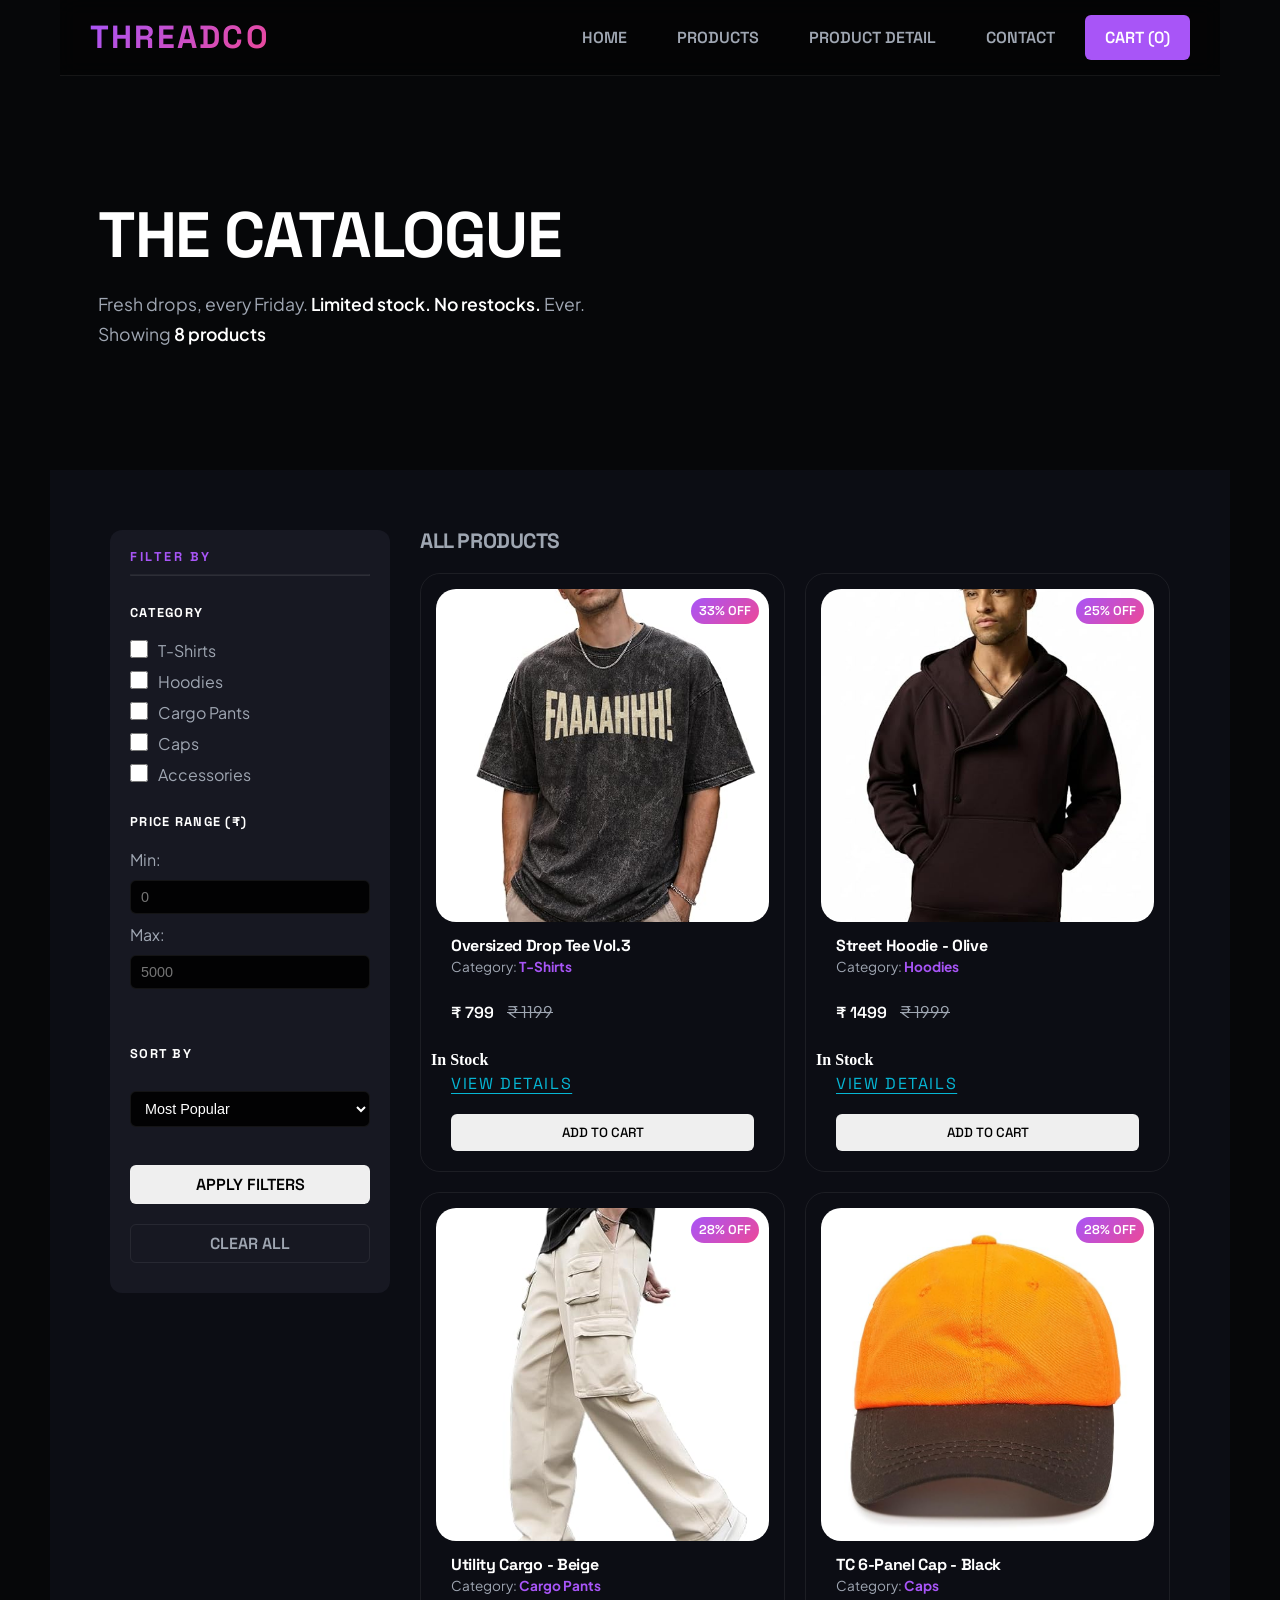
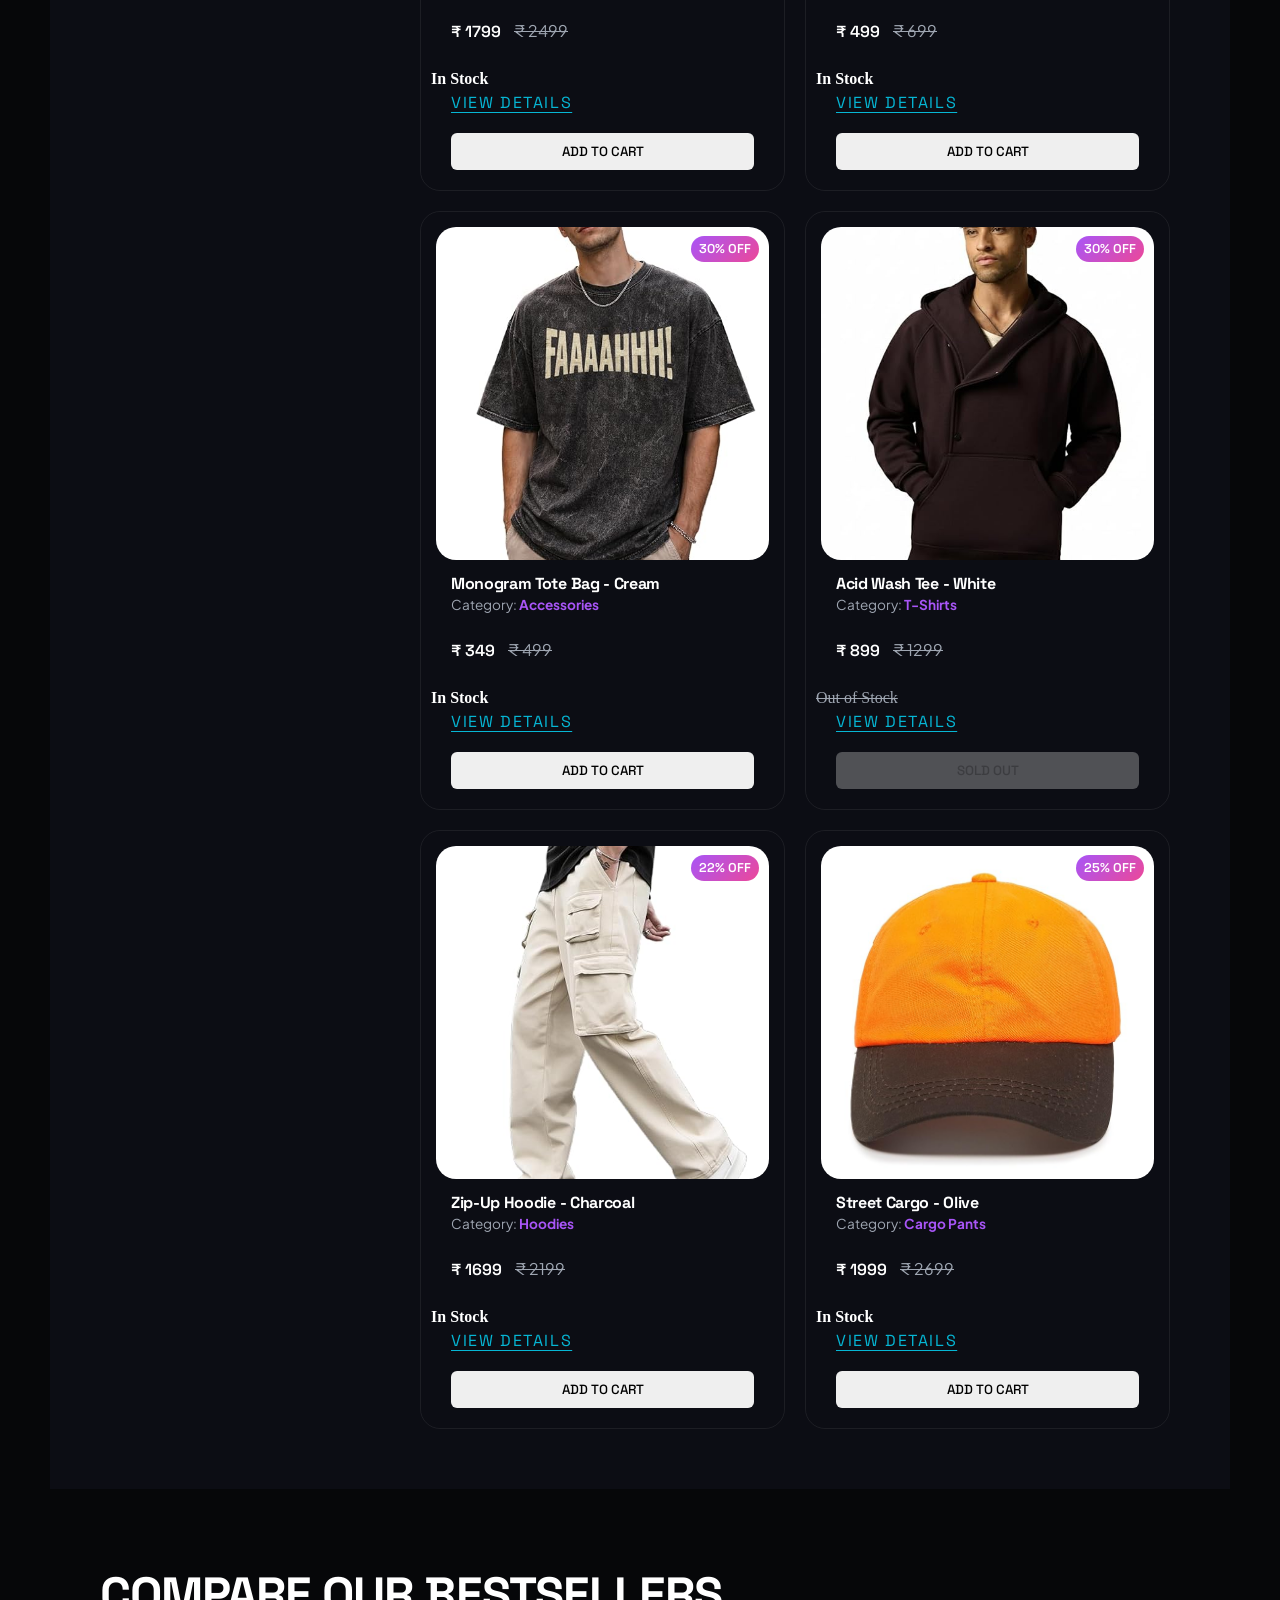
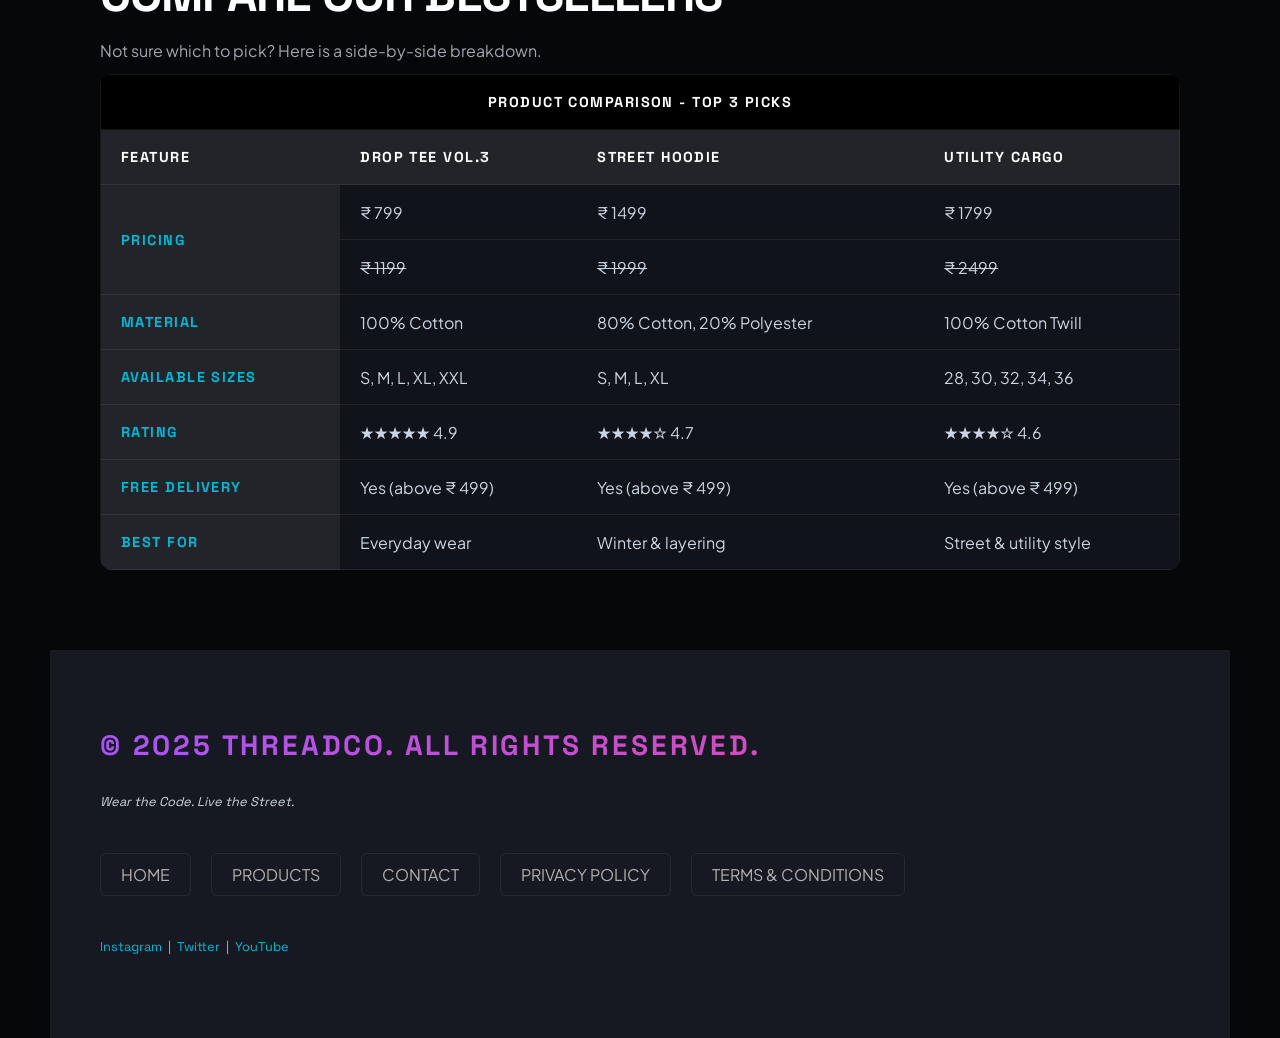
<file: products.html>
<!DOCTYPE html>
<html lang="en">

<head>
    <meta charset="UTF-8">
    <meta name="viewport" content="width=device-width, initial-scale=1.0">
    <title>ThreadCo - The Catalogue</title>

    <link rel="stylesheet" href="style.css">
</head>

<body>
    <header>
        <h1>ThreadCo</h1>
        <nav>
            <ul>
                <li><a href="index.html">Home</a></li>
                <li><a href="products.html">Products</a></li>
                <li><a href="product.html">Product Detail</a></li>
                <li><a href="contact.html">Contact</a></li>
                <li><a href="#">Cart (0)</a></li>
            </ul>
        </nav>
    </header>


    <main>
        <section id="catalogue">
            <h2>The Catalogue</h2>
            <p>Fresh drops, every Friday. <strong>Limited stock. No restocks.</strong> Ever.</p>
            <p>Showing <strong>8 products</strong></p>
        </section>


        <div id="product-layout">
            <section id="sidebar">
                <h2>Filter By</h2>
                <hr>
                <h3>Category</h3>

                <ul>
                    <li>
                        <input type="checkbox" id="cat-tshirts" name="category" value="tshirts">
                        <label for="cat-tshirts">T-Shirts</label>
                    </li>
                    <li>
                        <input type="checkbox" id="cat-hoodies" name="category" value="hoodies">
                        <label for="cat-hoodies">Hoodies</label>
                    </li>
                    <li>
                        <input type="checkbox" id="cat-cargo" name="category" value="cargo">
                        <label for="cat-cargo">Cargo Pants</label>
                    </li>
                    <li>
                        <input type="checkbox" id="cat-caps" name="category" value="caps">
                        <label for="cat-caps">Caps</label>
                    </li>
                    <li>
                        <input type="checkbox" id="cat-accessories" name="category" value="accessories">
                        <label for="cat-accessories">Accessories</label>
                    </li>
                </ul>

                <h3>Price Range (&#8377;)</h3>

                <label for="price-min">Min:</label>
                <input type="number" id="price-min" name="price_min" placeholder="0" min="0">
                <br>
                <label for="price-max">Max:</label>
                <input type="number" id="price-max" name="price_max" placeholder="5000" min="0">
                <br><br>

                <h3>Sort By</h3>

                <select id="sort" name="sort">
                    <option value="popular">Most Popular</option>
                    <option value="price-low">Price: Low to High</option>
                    <option value="price-high">Price: High to Low</option>
                    <option value="newest">Newest First</option>
                </select>

                <br><br>

                <button type="button">Apply Filters</button>
                <button type="button">Clear All</button>
            </section>

            <section id="products">
                <h2>All Products</h2>
                <div class="grid">
                    <article>
                        <figure>
                            <img src="images/product 1.jpg" alt="ThreadCo Oversized Drop Tee Vol.3 in Black">
                            <figcaption>Oversized Drop Tee Vol.3</figcaption>
                        </figure>
                        <h3>Oversized Drop Tee Vol.3</h3>
                        <p>Category: <span>T-Shirts</span></p>
                        <p><strong>&#8377; 799</strong> <s>&#8377; 1199</s></p>
                        <p> <mark>33% OFF</mark></p>
                        <p><strong>In Stock</strong></p>
                        <a href="product.html">View Details</a>
                        <button type="button">Add to Cart</button>
                    </article>

                    <article>
                        <figure>
                            <img src="images/product 2.jpg" alt="ThreadCo Street Hoodie in Olive Green">
                            <figcaption>Street Hoodie - Olive</figcaption>
                        </figure>
                        <h3>Street Hoodie - Olive</h3>
                        <p>Category: <span>Hoodies</span></p>
                        <p><strong>&#8377; 1499</strong> <s>&#8377; 1999</s></p>
                        <p> <mark>25% OFF</mark></p>
                        <p><strong>In Stock</strong></p>
                        <a href="product.html">View Details</a>
                        <button type="button">Add to Cart</button>
                    </article>

                    <article>
                        <figure>
                            <img src="images/product 3.jpg" alt="ThreadCo Utility Cargo Pants in Beige">
                            <figcaption>Utility Cargo - Beige</figcaption>
                        </figure>
                        <h3>Utility Cargo - Beige</h3>
                        <p>Category: <span>Cargo Pants</span></p>
                        <p><strong>&#8377; 1799</strong> <s>&#8377; 2499</s></p>
                        <p> <mark>28% OFF</mark></p>
                        <p><strong>In Stock</strong></p>
                        <a href="product.html">View Details</a>
                        <button type="button">Add to Cart</button>
                    </article>

                    <article>
                        <figure>
                            <img src="images/product 4.jpg" alt="ThreadCo 6-Panel Cap in Black">
                            <figcaption>TC 6-Panel Cap - Black</figcaption>
                        </figure>
                        <h3>TC 6-Panel Cap - Black</h3>
                        <p>Category: <span>Caps</span></p>
                        <p><strong>&#8377; 499</strong> <s>&#8377; 699</s></p>
                        <p> <mark>28% OFF</mark></p>
                        <p><strong>In Stock</strong></p>
                        <a href="product.html">View Details</a>
                        <button type="button">Add to Cart</button>
                    </article>

                    <article>
                        <figure>
                            <img src="images/product 1.jpg" alt="ThreadCo Monogram Tote Bag in Cream">
                            <figcaption>Monogram Tote Bag - Cream</figcaption>
                        </figure>
                        <h3>Monogram Tote Bag - Cream</h3>
                        <p>Category: <span>Accessories</span></p>
                        <p><strong>&#8377; 349</strong> <s>&#8377; 499</s> </p>
                        <p><mark>30% OFF</mark></p>
                        <p><strong>In Stock</strong></p>
                        <a href="product.html">View Details</a>
                        <button type="button">Add to Cart</button>
                    </article>

                    <article>
                        <figure>
                            <img src="images/product 2.jpg" alt="ThreadCo Acid Wash Tee in White">
                            <figcaption>Acid Wash Tee - White</figcaption>
                        </figure>
                        <h3>Acid Wash Tee - White</h3>
                        <p>Category: <span>T-Shirts</span></p>
                        <p><strong>&#8377; 899</strong> <s>&#8377; 1299</s> </p>
                        <p><mark>30% OFF</mark></p>
                        <p><s>Out of Stock</s></p>
                        <a href="product.html">View Details</a>
                        <button type="button" disabled>Sold Out</button>
                    </article>

                    <article>
                        <figure>
                            <img src="images/product 3.jpg" alt="ThreadCo Zip-Up Hoodie in Charcoal">
                            <figcaption>Zip-Up Hoodie - Charcoal</figcaption>
                        </figure>
                        <h3>Zip-Up Hoodie - Charcoal</h3>
                        <p>Category: <span>Hoodies</span></p>
                        <p><strong>&#8377; 1699</strong> <s>&#8377; 2199</s> </p>
                        <p><mark>22% OFF</mark></p>
                        <p><strong>In Stock</strong></p>
                        <a href="product.html">View Details</a>
                        <button type="button">Add to Cart</button>
                    </article>

                    <article>
                        <figure>
                            <img src="images/product 4.jpg" alt="ThreadCo Street Cargo in Olive">
                            <figcaption>Street Cargo - Olive</figcaption>
                        </figure>
                        <h3>Street Cargo - Olive</h3>
                        <p>Category: <span>Cargo Pants</span></p>
                        <p><strong>&#8377; 1999</strong> <s>&#8377; 2699</s></p>
                        <p> <mark>25% OFF</mark></p>
                        <p><strong>In Stock</strong></p>
                        <a href="product.html">View Details</a>
                        <button type="button">Add to Cart</button>
                    </article>
                </div>
            </section>
        </div>



        <section class="best-sellers compare-best-sellers">
            <h2>Compare Our Bestsellers</h2>
            <p>Not sure which to pick? Here is a side-by-side breakdown.</p>

            <table>
                <tr>
                    <th colspan="4">Product Comparison - Top 3 Picks</th>
                </tr>
                <tr>
                    <th>Feature</th>
                    <th>Drop Tee Vol.3</th>
                    <th>Street Hoodie</th>
                    <th>Utility Cargo</th>
                </tr>
                <tr>
                    <th rowspan="2">Pricing</th>
                    <td>&#8377; 799</td>
                    <td>&#8377; 1499</td>
                    <td>&#8377; 1799</td>
                </tr>
                <tr>
                    <td><s>&#8377; 1199</s></td>
                    <td><s>&#8377; 1999</s></td>
                    <td><s>&#8377; 2499</s></td>
                </tr>
                <tr>
                    <th>Material</th>
                    <td>100% Cotton</td>
                    <td>80% Cotton, 20% Polyester</td>
                    <td>100% Cotton Twill</td>
                </tr>
                <tr>
                    <th>Available Sizes</th>
                    <td>S, M, L, XL, XXL</td>
                    <td>S, M, L, XL</td>
                    <td>28, 30, 32, 34, 36</td>
                </tr>
                <tr>
                    <th>Rating</th>
                    <td>&#9733;&#9733;&#9733;&#9733;&#9733; 4.9</td>
                    <td>&#9733;&#9733;&#9733;&#9733;&#9734; 4.7</td>
                    <td>&#9733;&#9733;&#9733;&#9733;&#9734; 4.6</td>
                </tr>
                <tr>
                    <th>Free Delivery</th>
                    <td>Yes (above &#8377; 499)</td>
                    <td>Yes (above &#8377; 499)</td>
                    <td>Yes (above &#8377; 499)</td>
                </tr>
                <tr>
                    <th>Best For</th>
                    <td>Everyday wear</td>
                    <td>Winter &amp; layering</td>
                    <td>Street &amp; utility style</td>
                </tr>
            </table>
        </section>
    </main>

    <footer id="footer">
        <h3>&copy; 2025 ThreadCo. All rights reserved.</h3>
        <p><em>Wear the Code. Live the Street.</em></p>
        <nav>
            <ul>
                <li><a href="index.html">Home</a></li>
                <li><a href="products.html">Products</a></li>
                <li><a href="contact.html">Contact</a></li>
                <li><a href="#">Privacy Policy</a></li>
                <li><a href="#">Terms &amp; Conditions</a></li>
            </ul>
        </nav>

        <p>
            <a href="https://instagram.com" target="_blank">Instagram</a>
            &nbsp;|&nbsp;
            <a href="https://twitter.com" target="_blank">Twitter</a>
            &nbsp;|&nbsp;
            <a href="https://youtube.com" target="_blank">YouTube</a>
        </p>
    </footer>
</body>

</html>
</file>
<file: style.css>
@import url('https://fonts.googleapis.com/css2?family=Plus+Jakarta+Sans:wght@300;400;500;600;700;800&family=Space+Grotesk:wght@400;500;600;700;800&display=swap');


* {
    padding: 0;
    margin: 0;
    box-sizing: border-box;
}

:root {
    /* Brand Theme Colors */
    --color-primary: #a855f7;
    --color-primary-glow: rgba(168, 85, 247, 0.25);
    --color-secondary: #ec4899;
    --color-secondary-glow: rgba(236, 72, 153, 0.25);
    --color-accent: #06b6d4;


    /* Base & Layout Backgrounds */
    --color-bg-base: #060709;
    --color-bg-section: #0c0d14;
    --color-bg-footer: #161922;
    --color-surface: #11131a;
    --color-surface-muted: #1e212f;


    /* Borders */
    --color-border: rgba(255, 255, 255, 0.07);


    /* Typography Text Colors */
    --white: #ffffff;
    --color-text-body: #cbd5e1;
    --color-text-muted: #9fa6b2;
    --font-display: 'Space Grotesk', sans-serif;
    --font-body: 'Plus Jakarta Sans', sans-serif;
    --radius-sm: 6px;
    --radius-md: 12px;
    --radius-lg: 20px;
    --shadow-sm: 0 4px 12px rgba(0, 0, 0, 0.5);
    --shadow-md: 0 12px 36px rgba(0, 0, 0, 0.7);
    --shadow-lg: 0 24px 64px rgba(0, 0, 0, 0.9);
    --gradient-accent: linear-gradient(135deg, var(--color-primary) 0%, var(--color-secondary) 100%);
    --gradient-secondary: linear-gradient(135deg, var(--color-accent) 0%, #3b82f6 100%);
}

html {
    font-size: 16px;
}

h1,
h2,
h3,
h4,
h5,
h6 {
    font-family: var(--font-display);
    font-weight: 700;
    line-height: 1.1;
    letter-spacing: -0.02em;
    color: var(--white);
}


h1 {
    font-size: clamp(2.4rem, 6vw, 5rem);
}

h2 {
    font-size: clamp(1.8rem, 4vw, 3rem);
}

h3 {
    font-size: clamp(1.2rem, 2.5vw, 1.75rem);
}

h4 {
    font-size: 1.125rem;
    font-weight: 600;
}

p {
    font-size: 1rem;
    line-height: 1.7;
    color: var(--color-text-muted);
}


small {
    font-size: 0.8rem;
    color: var(--color-text-muted);
}

strong {
    color: var(--white);
    font-weight: 600;
}

em {
    color: var(--color-text-body);
}

ul {
    list-style: none;
}

a {
    /* color: inherit; */
    color: rgb(180, 175, 175);
    text-decoration: none;
}


body {
    background-color: var(--color-bg-base);
    padding: 0 50px;
    opacity: 1;
}

header {
    position: fixed;
    background-color: rgba(4, 4, 4, 0.604);
    backdrop-filter: blur(10px);
    -webkit-backdrop-filter: blur(10px);
    display: flex;
    left: 60px;
    right: 60px;
    border-bottom: 1px solid var(--color-border);
    justify-content: space-between;
    align-items: center;
    padding: 20px 30px;
    text-transform: uppercase;
    z-index: 10;

}

header nav ul {
    display: flex;
    gap: 10px;
}

header h1 {
    font-size: 2rem;
    letter-spacing: 0.07em;
    background: var(--gradient-accent);
    background-clip: text;
    -webkit-background-clip: text;
    color: transparent;
    -webkit-text-fill-color: transparent;
}


header nav a {
    /* display: inline-block; */
    font-family: var(--font-display);
    color: var(--color-text-muted);
    padding: 12px 20px;
    border-radius: var(--radius-sm);
    font-weight: 600;
    text-wrap: nowrap;
}

header nav a:hover {
    background-color: rgba(32, 31, 31, 0.605);
    color: var(--white);
}

header nav li:last-child a {
    background-color: var(--color-primary);
    color: var(--white);
}

header nav li:last-child a:hover {
    background-color: var(--color-secondary);
}

main {
    /* padding-top: 80px; */
    padding-top: 80px;
}

#hero {
    height: 90vh;
    display: flex;
    justify-content: space-between;
    align-items: center;
    padding: 50px 40px;
}

.left-hero {
    display: flex;
    flex-direction: column;
    gap: 10px;
    max-width: 690px;
}

.left-hero h2 {
    font-size: 5rem;
    text-transform: uppercase;
}

#gradient-text {
    background: var(--gradient-accent);
    background-clip: text;
    -webkit-background-clip: text;
    color: transparent;
    -webkit-text-fill-color: transparent;
}

#hero p {
    font-size: 1.4rem;
    font-family: var(--font-body);
}

#cta {
    display: flex;
    gap: 20px;
    margin-top: 20px;
}

#cta a {
    padding: 15px 30px;
    border-radius: var(--radius-sm);
    text-transform: uppercase;
    font-family: var(--font-display);
    font-weight: 700px;
    color: var(--white);
}

.btn1 {
    background: var(--gradient-accent);
    display: flex;
    justify-content: center;
    align-items: center;

}

.btn1:hover {
    /* background-color: var(--color-primary); */
    box-shadow: 0 8px 20px rgba(223, 71, 190, 0.506);
    background: linear-gradient(135deg, #a54ef7 0%, #f2459b 100%);
}

.btn2 {
    border: 2px solid rgba(104, 104, 104, 0.926);
}

.btn2:hover {
    background-color: rgba(255, 255, 255, 0.07);
    border-color: var(--white);
}

.right-hero {
    flex: 1;
    display: flex;
    justify-content: center;
    align-items: center;
    height: 500px;
    position: relative;
    /* margin-right: 200px; */
}

.right-hero img {
    height: 500px;
    width: 400px;
    object-fit: cover;
    border-radius: var(--radius-lg);
    z-index: 1;
    box-shadow: var(--shadow-md);

    animation: figure-animate 3s infinite alternate;
}

@keyframes figure-animate {

    0% {
        transform: translateY(0);
    }

    100% {

        transform: translateY(-30px);
    }

}

.right-hero img:hover {
    border: 1px solid var(--color-primary);
    box-shadow: var(--shadow-lg);
}

.glow {
    width: 400px;
    height: 400px;
    border-radius: 50%;
    position: absolute;
    filter: blur(50px);
    /* opacity: .5; */

    animation: orb-animate 6s infinite 1s alternate;

}

@keyframes orb-animate {

    0% {
        opacity: 0.3;
    }

    100% {
        opacity: 0.9;
    }

}

.orb1 {
    top: 0%;
    left: 10%;
    background-color: var(--color-primary);
}

.orb2 {
    bottom: 0%;
    right: 10%;
    background-color: var(--color-secondary);
}

#week-drop {
    background-color: #0C0D14;
    padding: 80px 60px;
}

#week-drop h2 {
    text-transform: uppercase;
}

#week-drop>p {
    margin: 15px 0;
    font-family: var(--font-body);
}

.cards {
    display: flex;
    flex-wrap: wrap;
    gap: 20px;
    margin-top: 40px;
}

.cards article,
.grid article {
    flex: 1 1 260px;
    display: flex;
    flex-direction: column;
    padding: 10px;
    border-radius: var(--radius-lg);
    overflow: hidden;
    border: 1px solid var(--color-border);
    transition: all 0.5s linear 0s;
}

figure {
    /* position: relative; */
    overflow: hidden;
    aspect-ratio: 3/4;
    padding: 5px;
    border-radius: var(--radius-lg);
    overflow: hidden;
}

.grid article figure {
    aspect-ratio: 4/4;
}

figcaption {
    display: none;
}

figure img {
    width: 100%;
    height: 100%;
    object-fit: cover;
    border-radius: var(--radius-lg);
    transition: all 0.5s linear 0s;
}



article {
    position: relative;
    /* transition: all 0.5s linear 0s; */
}

article h3 {
    padding: 10px 20px 0;
    font-size: 1rem;
}

article p:first-of-type {
    padding: 0 20px;
    font-family: var(--font-body);
    font-size: 0.85rem;

}

article p span {
    color: var(--color-primary);
    font-weight: 700;
}

article p:nth-of-type(2) {
    padding: 20px 20px;
    font-family: var(--font-body);
}

article p:nth-of-type(2) strong {
    font-family: var(--font-display);
}

article p:nth-of-type(2) s {
    margin-left: 10px;
}


article p:nth-of-type(3) mark {
    background: var(--gradient-accent);
    padding: 2px 8px;
    border-radius: var(--radius-lg);
    color: var(--white);
    font-family: var(--font-display);
    font-weight: 600;
    position: absolute;
    top: 4%;
    right: 7%;
    font-size: 0.8rem;
}

article>a {
    color: var(--color-accent);
    text-decoration: underline;
    text-transform: uppercase;
    letter-spacing: 0.1em;
    font-family: var(--font-display);
    text-underline-offset: 4px;
    padding: 0px 20px 10px;
}

article>a:hover {

    color: var(--color-secondary)
}

article>button {
    margin: 10px 20px;
    padding: 10px 20px;
    border-radius: var(--radius-sm);
    border: none;
    text-transform: uppercase;
    font-family: var(--font-display);
    font-weight: 500;
}

article>button:hover {
    color: var(--white);
    background-color: var(--color-primary);
    cursor: pointer;
}

article:hover {
    border: 1px solid var(--color-primary);
    box-shadow: 0 10px 10px var(--color-primary-glow);
    transform: translateY(-10px);

}

article:hover>figure img {
    transform: scale(1.1);
}


.best-sellers {
    padding: 80px 50px;
}

.best-sellers h2 {
    text-transform: uppercase;
    margin-bottom: 15px;

}

.best-sellers table {

    width: 100%;
    /* border: 1px solid wheat; */
    border-radius: var(--radius-md);
    overflow: hidden;
    border-collapse: collapse;
}

th[colspan="5"] {
    background: var(--gradient-accent);
    padding: 14px 20px;
    font-family: var(--font-display);
    letter-spacing: 0.1em;
    text-transform: uppercase;
    font-size: 1.1rem;
    text-align: center;
    color: white;

}

th {
    padding: 14px 20px;
    text-align: left;
    background-color: rgba(255, 255, 255, 0.07);
    font-family: var(--font-display);
    text-transform: uppercase;
    color: var(--color-text-muted);
    letter-spacing: 0.1em;
    font-size: 0.9rem;
}

td {
    padding: 14px 20px;
    font-family: var(--font-body);
    color: var(--color-text-body);
    background-color: rgba(30, 30, 30, 0.605);
    border-top: 1px solid var(--color-border);
}

tr:hover>td {
    background-color: rgba(255, 255, 255, 0.07);
}

#best-sellers-month tr:hover td:first-child {
    color: var(--color-secondary);
}

#why-threadco {
    padding: 80px 50px;
    color: white;
}


#why-threadco h2 {
    text-transform: uppercase;
    margin-bottom: 6px;
}

#why-threadco p {
    font-family: var(--font-body);
    margin-bottom: 5px;
}

#why-threadco ul {
    display: flex;
    flex-wrap: wrap;
    gap: 20px;
    margin: 50px 0;
}

#why-threadco ul li {
    flex: 1 1 240px;
    background-color: var(--color-surface);
    padding: 24px;
    border-radius: var(--radius-md);
    border: 1px solid var(--color-border);
    border-left: 4px solid var(--color-accent);
    font-family: var(--font-body);
    color: var(--color-text-muted);
    font-size: 0.9rem;
}

#why-threadco ul li:hover {
    border-left: 4px solid var(--color-primary);
}

#why-threadco ul li strong {
    display: block;
    font-family: var(--font-display);
    margin-bottom: 10px;
    font-size: 1.2rem;
}


#why-threadco dl {
    margin: 10px;
    border-top: 1px solid var(--color-border);
    display: flex;
    flex-wrap: wrap;
    padding: 30px 0;
    gap: 10px;
}

#why-threadco dl section {
    flex: 1 1 270px;
    border: 1px solid var(--color-border);
    padding: 24px;
    border-radius: var(--radius-md);
}

#why-threadco dl section:hover {
    background-color: rgba(255, 255, 255, 0.07);
    border: 1px solid var(--color-primary);
}

#why-threadco dl dt {
    color: var(--color-accent);
    font-family: var(--font-display);
    margin-bottom: 10px;
    text-transform: uppercase;
}

#why-threadco dl dd {
    font-family: var(--font-body);
    color: var(--color-text-muted);
    font-size: 0.9rem;
}

#get-early {
    background-color: var(--color-surface);
    text-align: center;
    padding: 120px 30px;
}

#get-early h2 {
    text-transform: uppercase;
    padding: 15px 0;
}

#get-early p {
    font-family: var(--font-body);
    padding: 20px 0;
    font-size: 1.1rem;
    max-width: 520px;
    margin: auto;
}

/* #get-early  form label{
    display: none;
} */

#get-early form {
    display: flex;
    /* justify-content: center; */
    margin: auto;
    border: 1px solid var(--color-border);
    border-radius: var(--radius-sm);
    max-width: 520px;
    overflow: hidden;
}


#get-early input[type="email"] {
    flex: 1;
    padding: 14px 30px;
    background: transparent;
    border: none;
    outline: none;
    color: white;
    font-family: var(--font-body);
    font-size: 1.2rem;
    background-color: rgba(50, 50, 50, 0.305);
}

#get-early input[type="email"]::placeholder {
    font-size: 1.2rem;
}

#get-early form button {
    font-family: var(--font-display);
    letter-spacing: .2em;
    background: var(--gradient-accent);
    text-transform: uppercase;
    padding: 14px 30px;
    border: none;
    color: white;
    font-weight: 700;
}

#get-early small {
    font-family: var(--font-body);
}

#footer {
    background-color: var(--color-bg-footer);
    padding: 80px 50px;

}

#footer {
    background-color: var(--color-bg-footer);
    padding: 80px 50px;

}

#footer h3 {

    text-transform: uppercase;
    background: var(--gradient-accent);
    background-clip: text;
    -webkit-background-clip: text;
    color: transparent;
    -webkit-text-fill-color: transparent;

    letter-spacing: .1em;

    margin-bottom: 10px;

}

#footer p {
    font-size: 1.2rem;
    font-family: var(--font-display);
}

#footer nav ul {
    display: flex;
    gap: 20px;
    margin: 40px 0;
}

#footer nav ul li {
    border: 1px solid var(--color-border);
    border-radius: var(--radius-sm);
    padding: 10px 20px;
    text-transform: uppercase;
    font-family: var(--font-body);
}

#footer nav ul li:hover {
    border: 1px solid var(--color-primary);
}

#footer p {
    margin-top: 30px;
    font-size: .8rem;
}

#footer p a {
    color: var(--color-accent);
}

#footer p a:hover {
    color: var(--color-secondary);
}


/* products.html */

#catalogue {
    padding: 120px 48px;
}

#catalogue h2 {
    text-transform: uppercase;
    font-size: 4rem;
    padding-bottom: 20px;
}

#catalogue p {

    font-family: var(--font-body);
    font-size: 1.1rem;
}

#product-layout {
    /* sidebar + products (heading + grid) */
    display: grid;
    grid-template-columns: 280px 1fr;
    gap: 30px;
    background-color: var(--color-bg-section);
    padding: 60px;
    position: relative;
    align-items: start;
}

#sidebar {
    background-color: #171822;
    border-radius: var(--radius-md);
    padding: 20px;
    position: sticky;
    top: 100px;
    height: auto;
}

#sidebar h2 {
    text-transform: uppercase;
    color: var(--color-primary);
    font-size: 0.8rem;
    letter-spacing: .2em;
    /* text-decoration: underline;

    text-underline-offset: 5px; */
    padding-bottom: 10px;

}

#sidebar hr {
    opacity: 0.1;
    height: 0.5px;

}

#sidebar h3 {

    padding-top: 30px;
    padding-bottom: 20px;
    text-transform: uppercase;
    font-size: 0.8rem;
    letter-spacing: .1em;

}

#sidebar ul {
    display: flex;
    flex-direction: column;
    gap: 10px;
    color: var(--color-text-muted);
    font-family: var(--font-body);
}


#sidebar ul li {
    display: flex;
    gap: 10px;

}


#sidebar input[type="checkbox"] {
    /* background: transparent; */
    accent-color: var(--color-primary);
    width: 18px;
    height: 18px;
    cursor: pointer;
}

#sidebar label {
    cursor: pointer;
    color: var(--color-text-muted);
    font-family: var(--font-body);
}


#sidebar input[type="number"] {
    width: 100%;
    margin: 10px 0;
    padding: 8px 10px;
    background-color: rgba(0, 0, 0, 0.9);
    border: 1px solid var(--color-border);
    border-radius: var(--radius-sm);
    outline: none;
    color: white;
    font-size: 0.9rem;

}

#sidebar input[type="number"]:focus {
    border-color: var(--color-primary);
}

#sidebar select {
    width: 100%;
    margin: 10px 0;
    padding: 8px 10px;
    background-color: rgba(0, 0, 0, 0.9);
    border: 1px solid var(--color-border);
    border-radius: var(--radius-sm);
    outline: none;
    color: white;
    font-size: 0.9rem;

}


#sidebar button {
    width: 100%;
    margin: 10px 0;
    padding: 8px 10px;
    border: 1px solid var(--color-border);
    font-size: 1rem;
    font-family: var(--font-display);
    text-transform: uppercase;
    border-radius: var(--radius-sm);
    font-weight: 600;
    cursor: pointer;
}

#sidebar button:nth-of-type(2) {
    background-color: transparent;
    color: var(--color-text-muted);
}

#products h2 {
    text-transform: uppercase;
    color: var(--color-text-muted);
    font-size: 1.3rem;
    padding-bottom: 20px;
}

.grid {
    display: grid;
    grid-template-columns: repeat(auto-fill, minmax(240px, 1fr));
    gap: 20px;
}

.compare-best-sellers p {
    font-size: 1rem;
    font-family: var(--font-body);
    margin-bottom: 10px;
}

.compare-best-sellers table tr:first-child th {
    background-color: black;
    text-align: center;
    color: var(--white);
}

.compare-best-sellers table tr th,
.compare-best-sellers table tr td {
    border: none;
    /* border-collapse: collapse; */
}

.compare-best-sellers table tr:nth-of-type(2) th {
    color: var(--white);
}

.compare-best-sellers table tr th {
    color: var(--color-accent);
}

.compare-best-sellers table tr {
    border: 1px solid var(--color-border);
}


/* contact.html  */

#get-in-touch {
    padding: 90px 40px 60px;
}

#get-in-touch h2 {
    text-transform: uppercase;
    font-family: var(--font-display);
    font-size: 4.6rem;
    margin-top: 50px;

}

#get-in-touch p {
    font-family: var(--font-body);
    font-size: 1rem;
    padding-top: 15px;

}

#form-part {
    display: flex;
    background-color: var(--color-bg-section);
    justify-content: space-between;
    gap: 65px;
    position: relative;
    padding: 50px 70px 110px;
    align-items: flex-start;


}

#sendus {
    flex: 1;
    padding: 100px 0 0;
    padding-left: 20px;

}

#details {
    /* display: flex;
    flex-direction: column;
    gap: 60px; */

    flex: 0 0 360px;

    /* padding: 0 30px 30px ; */
    position: sticky;
    top: 90px;

}

#sendus h2,
#details h2 {
    text-transform: uppercase;
    font-size: 1.4rem;
}

#sendus form fieldset {
    background-color: var(--color-surface);
    border: 1px solid var(--color-border);
    border-radius: var(--radius-lg);
    color: white;
    padding: 23px 30px 45px;
    margin-top: 20px;

}


#sendus form legend {
    color: var(--color-primary);
    font-family: var(--font-display);
    text-transform: uppercase;
    font-size: 0.9rem;
    font-weight: 600;

}

#sendus hr {
    display: none;
}

#sendus label {
    text-transform: uppercase;
    font-size: 0.8rem;
    font-family: var(--font-display);
    display: block;
    padding: 30px 0 8px;

}

#sendus input[type="email"],
#sendus input[type="text"],
#sendus input[type="tel"],

#sendus select {
    width: 100%;
    font-size: 1rem;
    padding: 15px 10px;
    border: 1px solid var(--color-border);
    border-radius: var(--radius-sm);
    outline: none;
    background-color: var(--color-bg-section);
    color: var(--white);
}

#sendus input[type="email"]::placeholder,
#sendus input[type="text"]::placeholder,
#sendus input[type="tel"]::placeholder,

#sendus select::placeholder {
    font-family: var(--font-body);

}

#sendus textarea {
    width: 100%;
    height: 120px;
    font-size: .9rem;
    padding: 15px 10px;
    border: 1px solid var(--color-border);
    border-radius: var(--radius-sm);
    outline: none;
    background-color: var(--color-bg-section);
    color: var(--white);


}

#sendus textarea::placeholder {
    font-family: var(--font-body);


}

#sendus small {
    font-size: 0.9rem;
    display: inline-block;
    padding-top: 6px;
}

#sendus input:focus {
    border: 1px solid var(--color-primary);
}

#yourmess small {
    display: block;
}


#yourmess input[type="checkbox"] {

    display: inline-block;
    height: 20px;
    width: 20px;
    accent-color: var(--color-primary);
}

#checkbox {
    display: inline-block;
    color: var(--color-text-muted);
    font-weight: 500;


}

#checkbox a {
    color: var(--color-accent);


}

#agree {
    display: flex;
    gap: 10px;
    align-items: center;
    margin-top: 40px;
}

#agree label {
    padding: 0;
    font-family: var(--font-display);
    text-transform: capitalize;

}

#sendus button:first-of-type {
    background: var(--gradient-accent);
    display: flex;
    justify-content: center;
    align-items: center;
    border: none;

}




#sendus button:first-of-type:hover {
    /* background-color: var(--color-primary); */
    box-shadow: 0 8px 20px rgba(223, 71, 190, 0.506);
    background: linear-gradient(135deg, #a54ef7 0%, #f2459b 100%);
}

#sendus button:last-of-type {
    border: 2px solid rgba(104, 104, 104, 0.926);
    background-color: transparent;
}

#sendus button:last-of-type:hover {
    background-color: rgba(255, 255, 255, 0.07);
    border-color: var(--white);
}


#sendus button {
    padding: 15px 30px;
    border-radius: var(--radius-sm);
    text-transform: uppercase;
    font-family: var(--font-display);
    font-weight: 700px;
    color: var(--white);

}

#contact-cta {
    display: flex;
    gap: 20px;
    margin-top: 20px;
    top: 10px;
    right: -10px;
    position: relative;

}

#sendus input[type="file"] {
    color: var(--color-text-muted);
}

#details address {
    margin: 20px 0 100px;
    border: 1px solid var(--color-border);
    border-left: 4px solid var(--color-primary);
    border-radius: var(--radius-md);
    background-color: var(--color-surface);
    padding: 20px 20px 50px;



}

#details address strong {
    font-family: var(--font-display);
    font-weight: 700;
    display: inline-block;
    font-style: normal;



}

#details address div {
    color: var(--color-text-muted);
    font-style: normal;
    font-family: var(--font-display);
    padding-top: 20px;



}

#details address a {
    color: var(--color-accent);
    font-family: var(--font-display);
    text-decoration: underline;
    font-style: normal;

}

#details address a:hover {
    color: var(--color-secondary);


}

#store-hours h3 {
    color: var(--color-text-muted);
    font-family: var(--font-display);
    text-transform: uppercase;
    font-size: .9rem;
    letter-spacing: .1em;
    padding-bottom: 10px;


}

#follow-us h3 {
    color: var(--color-text-muted);
    font-family: var(--font-display);
    text-transform: uppercase;
    font-size: .9rem;
    letter-spacing: 2px;
    padding-bottom: 10px;



}

#store-hours table {
    outline: none;
    border: 1px solid var(--color-border);
    border-radius: var(--radius-md);
    border-collapse: collapse;
    overflow: hidden;
    margin-bottom: 100px;
}

#follow-us ul {
    display: flex;
    flex-direction: column;
    gap: 20px;


}

#follow-us li {
    border: 1px solid var(--color-border);
    border-radius: var(--radius-sm);
    padding: 15px 0px;
    padding-left: 15px;
    background-color: var(--color-surface);
}

#follow-us li:hover {
    border: 1px solid var(--color-primary);
    color: var(--white);
}

#follow-us li:hover a {

    color: var(--white);
}

#follow-us li a {
    font-family: var(--font-display);
    font-style: normal;
    letter-spacing: .2px;
}

#common {
    padding: 40px 40px 100px;
    color: var(--white);
}

#common h2 {
    text-transform: uppercase;
    padding: 15px 0;
}

#common p {
    font-family: var(--font-body);
}

#common details {
    border-bottom: 2px solid var(--color-border);
    padding: 40px 0;
    font-family: var(--font-body);
    font-weight: 500;


}

#common details[open] {
    color: var(--color-primary);


}

#common details p {
    margin-top: 35px;
    color: var(--color-text-muted);
    width: 100%;
    max-width: 1200px;
}

#common details:first-of-type {
    border-top: 2px solid var(--color-border);

}

#common details summary {
    list-style: none;

}

#common details summary {
    list-style: none;
    display: flex;
    justify-content: space-between;
    align-items: center;

}

#common details summary::after {
    content: "+";
    font-size: 1.5rem;
    transition: all .2s linear;

}

#common details[open] summary::after {
    transform: rotate(45deg);
    color: var(--color-secondary);

}

/* product.html */

#product-main {
    padding-left: 10px;
}

#product-main nav {
    padding: 20px 30px;
    background-color: var(--color-bg-section);
    font-family: var(--font-body);
    color: var(--color-text-muted);
    font-size: 0.86rem;



}



#product-main nav a {
    color: var(--color-primary);
}

#product-main nav a:hover {
    color: var(--color-secondary);
}


#product-main section:first-of-type {
    padding: 30px 10px;
    display: flex;
    gap: 25px;
    padding: 20px 30px;
    height: 1090px;
    flex-wrap: wrap;
    justify-content: center;
    margin: 25px 0;





}

#product-main section:first-of-type figure {
    flex: 0 0 50%;
}

#product-main section:first-of-type div {
    flex: 1;
    padding: 0 20px;
}



#product-main section:first-of-type div h2 {
    font-family: var(--font-display);
    text-transform: uppercase;



}

#product-main section:first-of-type div p {
    font-family: var(--font-body);
    padding-top: 20px;




}

#product-main section:first-of-type div p:nth-of-type(2) strong {
    font-family: var(--font-display);
    font-size: 2.3rem;
    font-weight: 1300;


}

#product-main section:first-of-type div p:nth-of-type(2) s {
    font-family: var(--font-body);
    font-size: 1.4rem;
    font-weight: 1300;
    padding: 0 20px;


}

#product-main section:first-of-type div p:nth-of-type(2) mark {
    font-family: var(--font-display);
    border-radius: var(--radius-lg);
    padding: 5px 11px;
    background: var(--gradient-accent);
    color: var(--white);
    font-weight: 600;

}

#product-main section:first-of-type div small {
    font-family: var(--font-display);
    padding: 20px 0;
}

#product-main section:first-of-type div p:nth-of-type(3) label {
    font-family: var(--font-display);
    text-transform: uppercase;
    color: var(--white);
    font-size: .8rem;
    letter-spacing: 1px;

    display: block;
    margin-top: 20px;


}

#product-main section:first-of-type div p:nth-of-type(3) select {
    display: inline-block;
    margin: 10px 0;
    margin-right: 10px;
    padding: 12px 10px;
    width: 250px;
    border-radius: var(--radius-sm);
    background-color: var(--color-bg-section);
    color: var(--white);
    font-family: var(--font-body);
    font-weight: 550;
    border: 1px solid var(--color-border);

}

#product-main section:first-of-type div p:nth-of-type(3) select:focus {
    border: 1px solid var(--color-primary);


}

#product-main section:first-of-type div p:nth-of-type(4) label {
    font-family: var(--font-display);
    text-transform: uppercase;
    color: var(--white);
    font-size: .8rem;
    letter-spacing: 1px;

    display: block;
    margin-top: 20px;


}

#product-main section:first-of-type div p:nth-of-type(4) input {
    display: inline-block;
    margin: 10px 0;
    margin-right: 10px;
    padding: 12px 10px;
    width: 250px;
    border-radius: var(--radius-sm);
    background-color: var(--color-bg-section);
    color: var(--white);
    font-family: var(--font-body);
    font-weight: 550;
    border: 1px solid var(--color-border);
    outline: none;


}

#product-main section:first-of-type div p:nth-of-type(4) input:focus {
    border: 1px solid var(--color-primary);



}

#product-main section:first-of-type div p:nth-of-type(3) a {
    color: var(--color-accent);
    text-decoration: underline;

}

#product-main section:first-of-type div ul {
    border: 1px solid var(--color-border);
    display: block;
    color: var(--color-text-muted);
    padding: 20px 40px;
    border-radius: var(--radius-md);
    background-color: var(--color-bg-section);
    font-family: var(--font-body);
    border-left: 3px solid var(--color-accent);
    font-size: .9rem;
    margin-top: 20px;

}

#product-main section:first-of-type div ul li {
    padding: 6px 0;
    font-weight: 500;

}

#buttons {
    display: flex;
    gap: 10px;
    margin: 20px 0;


}

#buttons button:first-of-type {
    padding: 13px 25px;
    flex: 2;
    background: var(--gradient-accent);
    display: flex;
    justify-content: center;
    align-items: center;
    border: none;
    border-radius: var(--radius-sm);
    color: var(--white);
    font-weight: 600;
    font-family: var(--font-display);
    font-size: 1rem;
}

#buttons button:first-of-type:hover {
    background: linear-gradient(135deg, #a54ef7 0%, #e96dab 100%);

}

#buttons button:last-of-type {
    padding: 10px 50px;
    flex: 1;
    border: 2px solid rgb(253, 253, 253);
    background-color: transparent;
    color: var(--white);
    border-radius: var(--radius-sm);
    font-weight: 600;
    font-family: var(--font-display);
    font-size: 1rem;

}

#buttons button:last-of-type:hover {
    background-color: rgb(255, 255, 255);
    color: black;
    font-weight: 600;
    font-family: var(--font-display);
    font-size: 1rem;


}

#size-guide {
    background-color: var(--color-bg-section);
    padding: 0 35px;
    padding-top: 50px;
    padding-bottom: 80px;
    margin-top: 130px;
    margin-bottom: 20px;
}

#size-guide h2 {
    text-transform: uppercase;
    margin: 20px 0;


}

#size-guide p {
    font-family: var(--font-display);
    font-size: 1.1rem;


}

#size-guide table caption {
    color: white;
    margin-top: 1px;
    margin-bottom: 16px;
    color: var(--color-text-muted);
    font-family: var(--font-body);
    font-size: 0.8rem;



}





#size-guide table {
    width: 100%;
    border-collapse: collapse;
    border: none;
    box-shadow: var(--shadow-md)
}


#size-guide table th,
td,
tr {

    border: none;
    background-color: var(--color-surface);
    border-collapse: collapse;
    outline: none;




}

#size-guide table,
tr {

    border: 1px solid var(--color-border);
    border-collapse: collapse;
    height: 55px;






}


#size-guide table tr:first-of-type th {
    text-align: center;
    background-color: var(--color-bg-base);
    color: var(--white);




}

#size-guide table tr:nth-of-type(2) th {
    color: var(--white);
    font-family: var(--font-display);




}

#size-guide table tr:hover {
    background-color: var(--color-bg-section);



}

#product-info {
    color: var(--white);
    padding: 80px 30px;
}

#product-info div {
    display: flex;
    justify-content: space-;
    border-top: 1px solid var(--color-border);
    width: 100%;
    max-width: 600px;
    padding-top: 15px;
    padding-bottom: 23px;
    align-items: center;

}

#product-info dl div dt {
    flex: 1;
    color: var(--color-text-muted);
    font-family: var(--font-display);
    text-transform: uppercase;
    font-size: 0.9rem;


}

#product-info dl div dd {
    flex: 1;
    color: var(--white);
    font-family: var(--font-body);
    font-weight: 400;
    
    font-size: 1rem;


}

#product-info h2 {
    text-transform: uppercase;
    margin-bottom: 15px;
}

#customer-reviews{
    padding: 60px 45px;
    background-color: var(--color-bg-section);

}
#customer-reviews div{
    display: flex;
    gap: 20px;
    flex-wrap: wrap;


}
#customer-reviews div article{
    
    flex: 1;
    background-color: var(--color-bg-footer);
    border-radius: var(--radius-md);
    border: 1px solid var(--color-border);
    transform: none;
    padding: 0 30px;
    padding-top: 35px;
    padding-bottom: 50px;
    background-color: var(--color-surface );

}
#customer-reviews div article p:first-of-type{
    
    color: rgb(255, 166, 0);
    font-size: 1rem;
    margin-bottom: 10px;
}
#customer-reviews div article h3{
    
    margin-bottom: 5px;
}

#big{
    
    font-size: 1.14rem;
}
#customer-reviews div article:hover{
    box-shadow: none;

}
#customer-reviews h2{
text-transform: uppercase;
    margin-bottom: 15px;
}
#customer-reviews p:first-of-type span{
    color: var(--white);
    font-size: 1.4rem;
    font-weight: 500;
    font-family: var(--font-body);
    margin: 10px;
    display: inline-block;
}
#customer-reviews p:last-of-type{
    
    font-size: 0.9rem;
    font-weight: 500;
    font-family: var(--font-body);
}
#customer-reviews small{
    font-family: var(--font-body);
    font-size: 0.85rem;
    
   
}


#marks article p mark{
    font-family: var(--font-display);
    border-radius: var(--radius-lg);
    padding: 5px 11px;
    background: var(--gradient-accent);
    color: var(--white);
    font-weight: 600;

}
</file>
